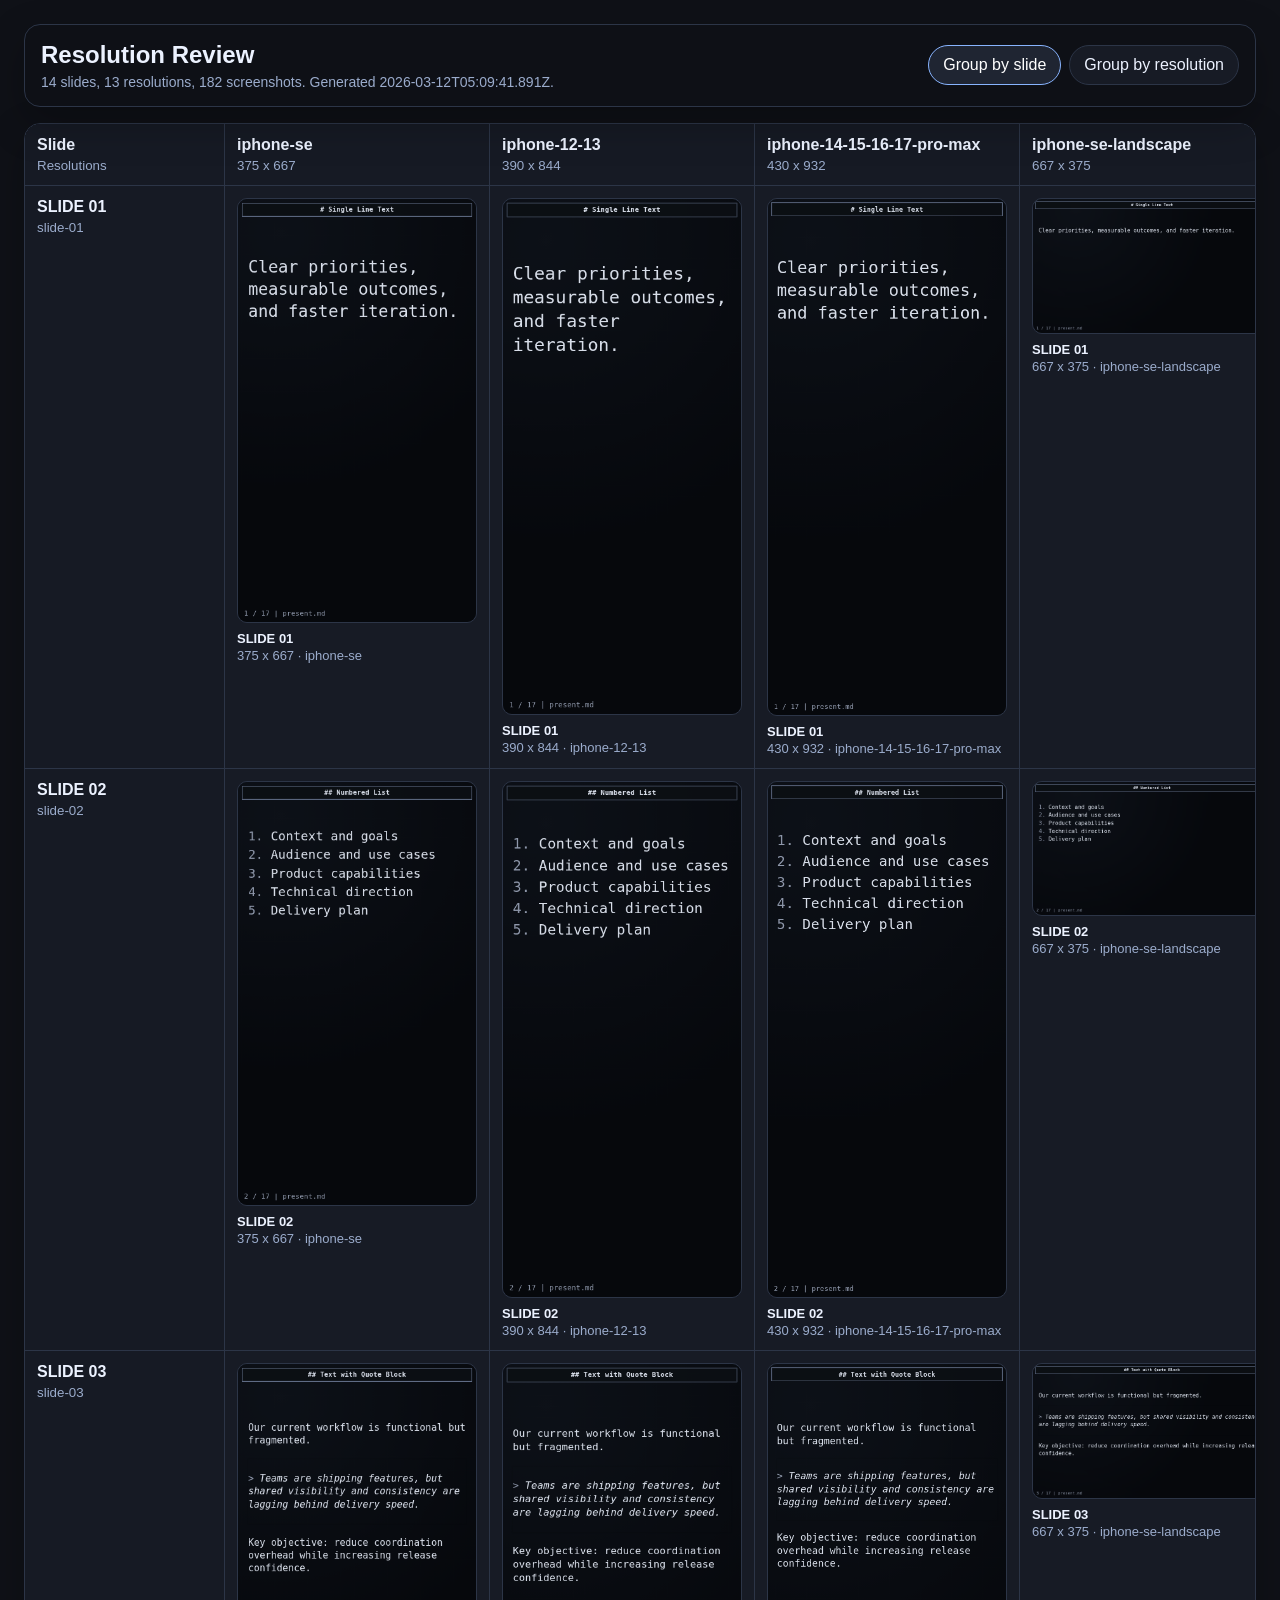
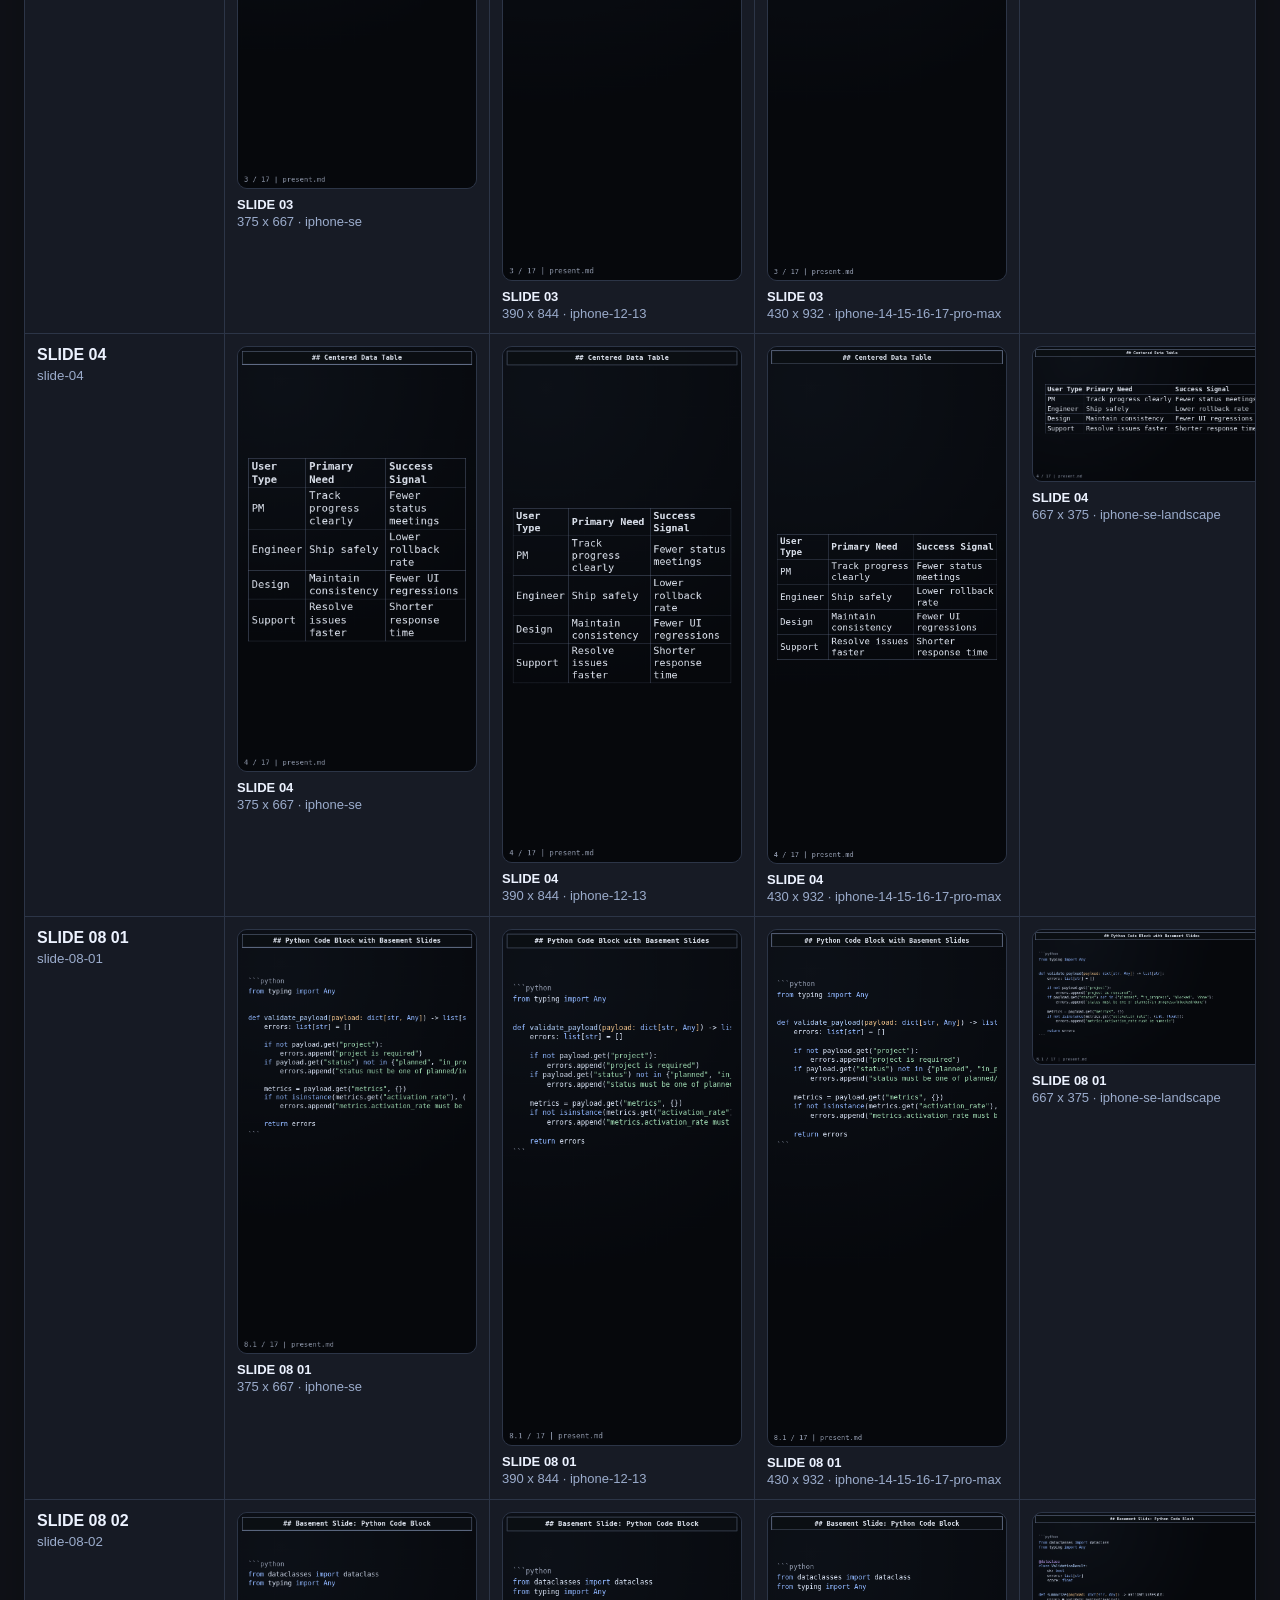
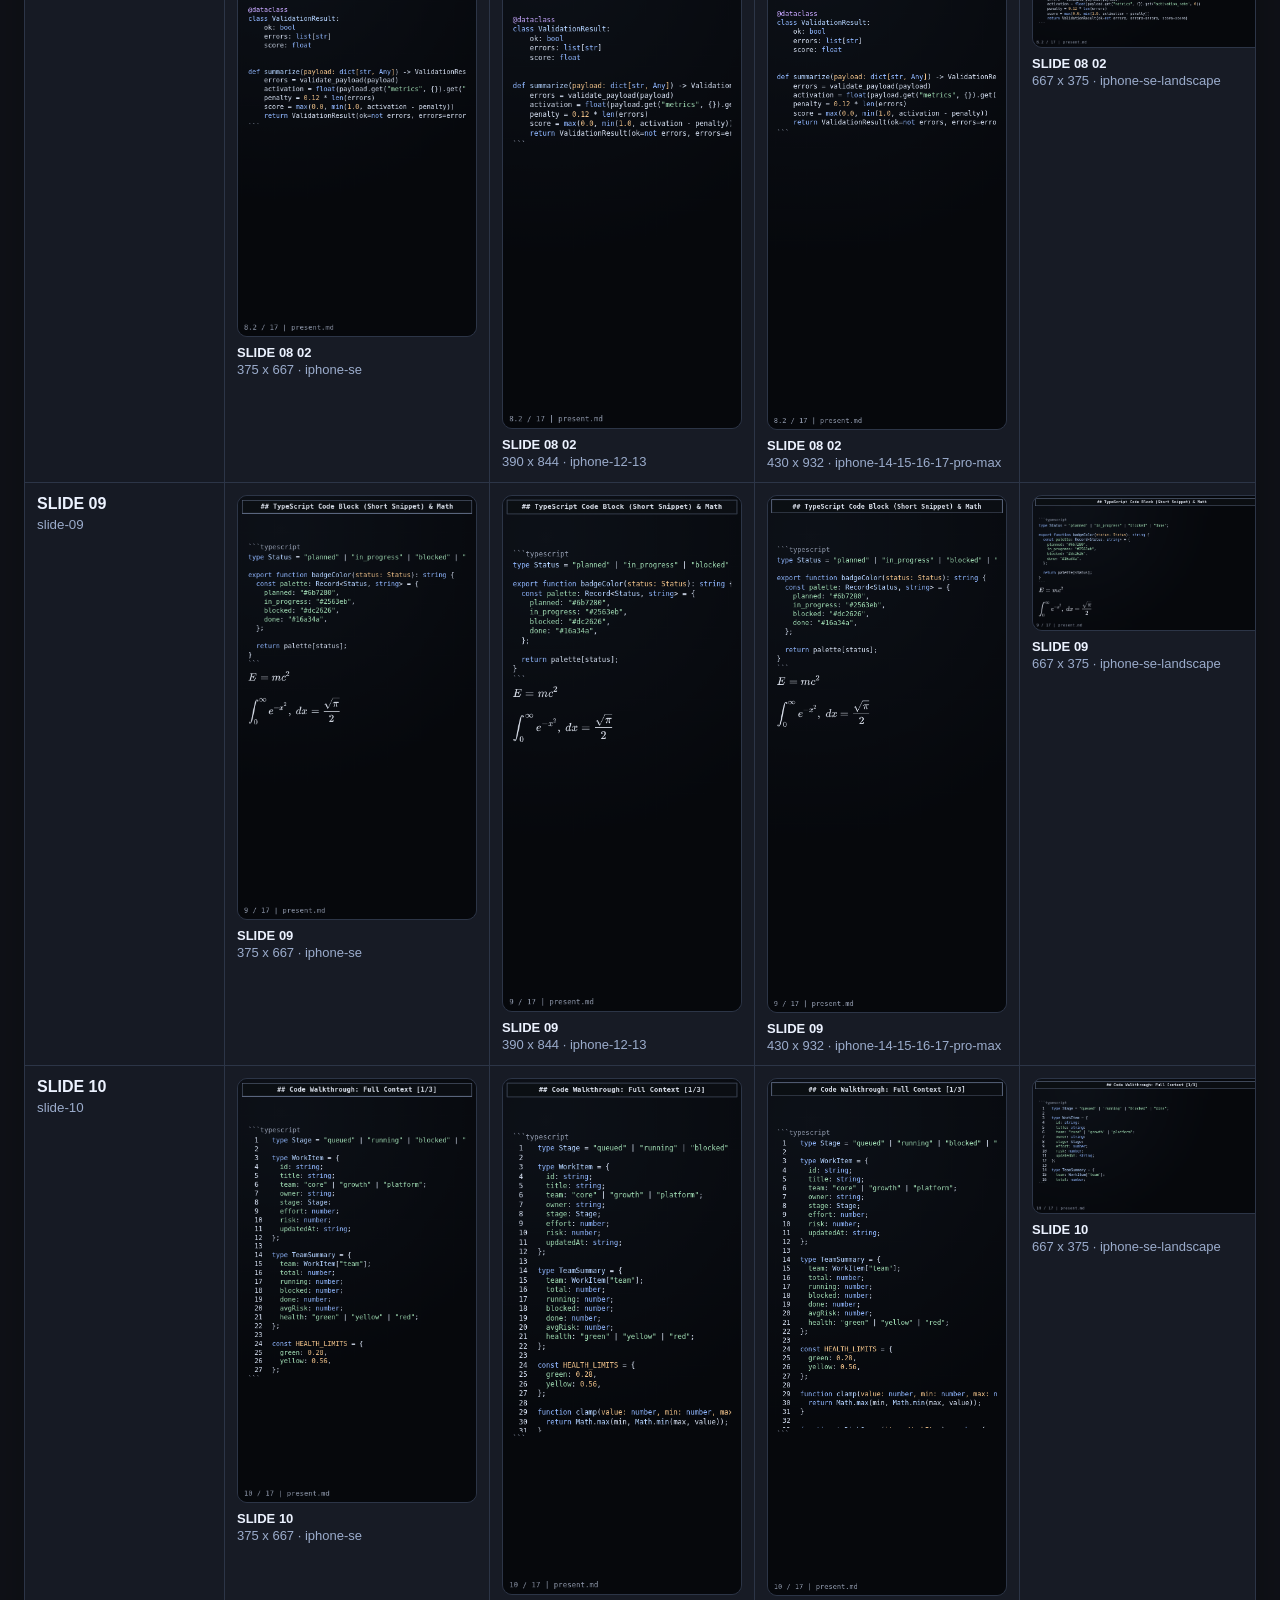
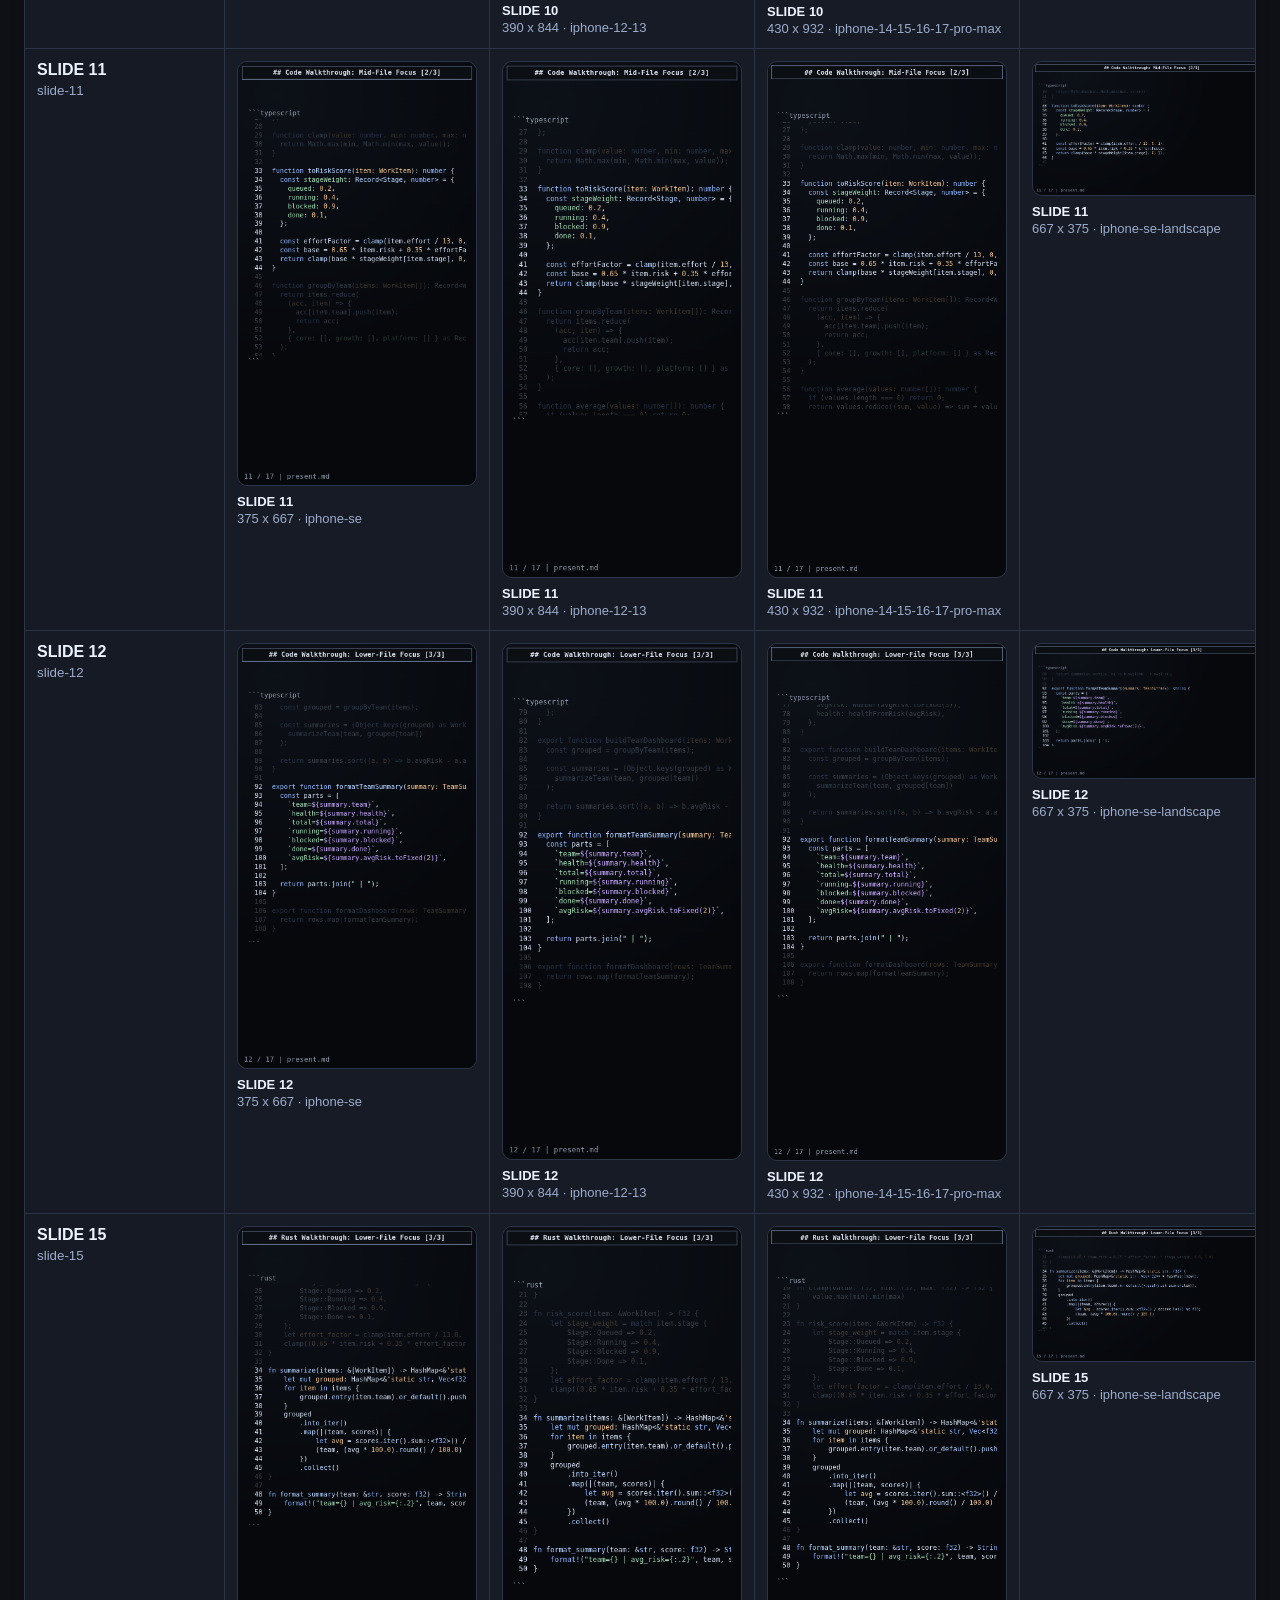
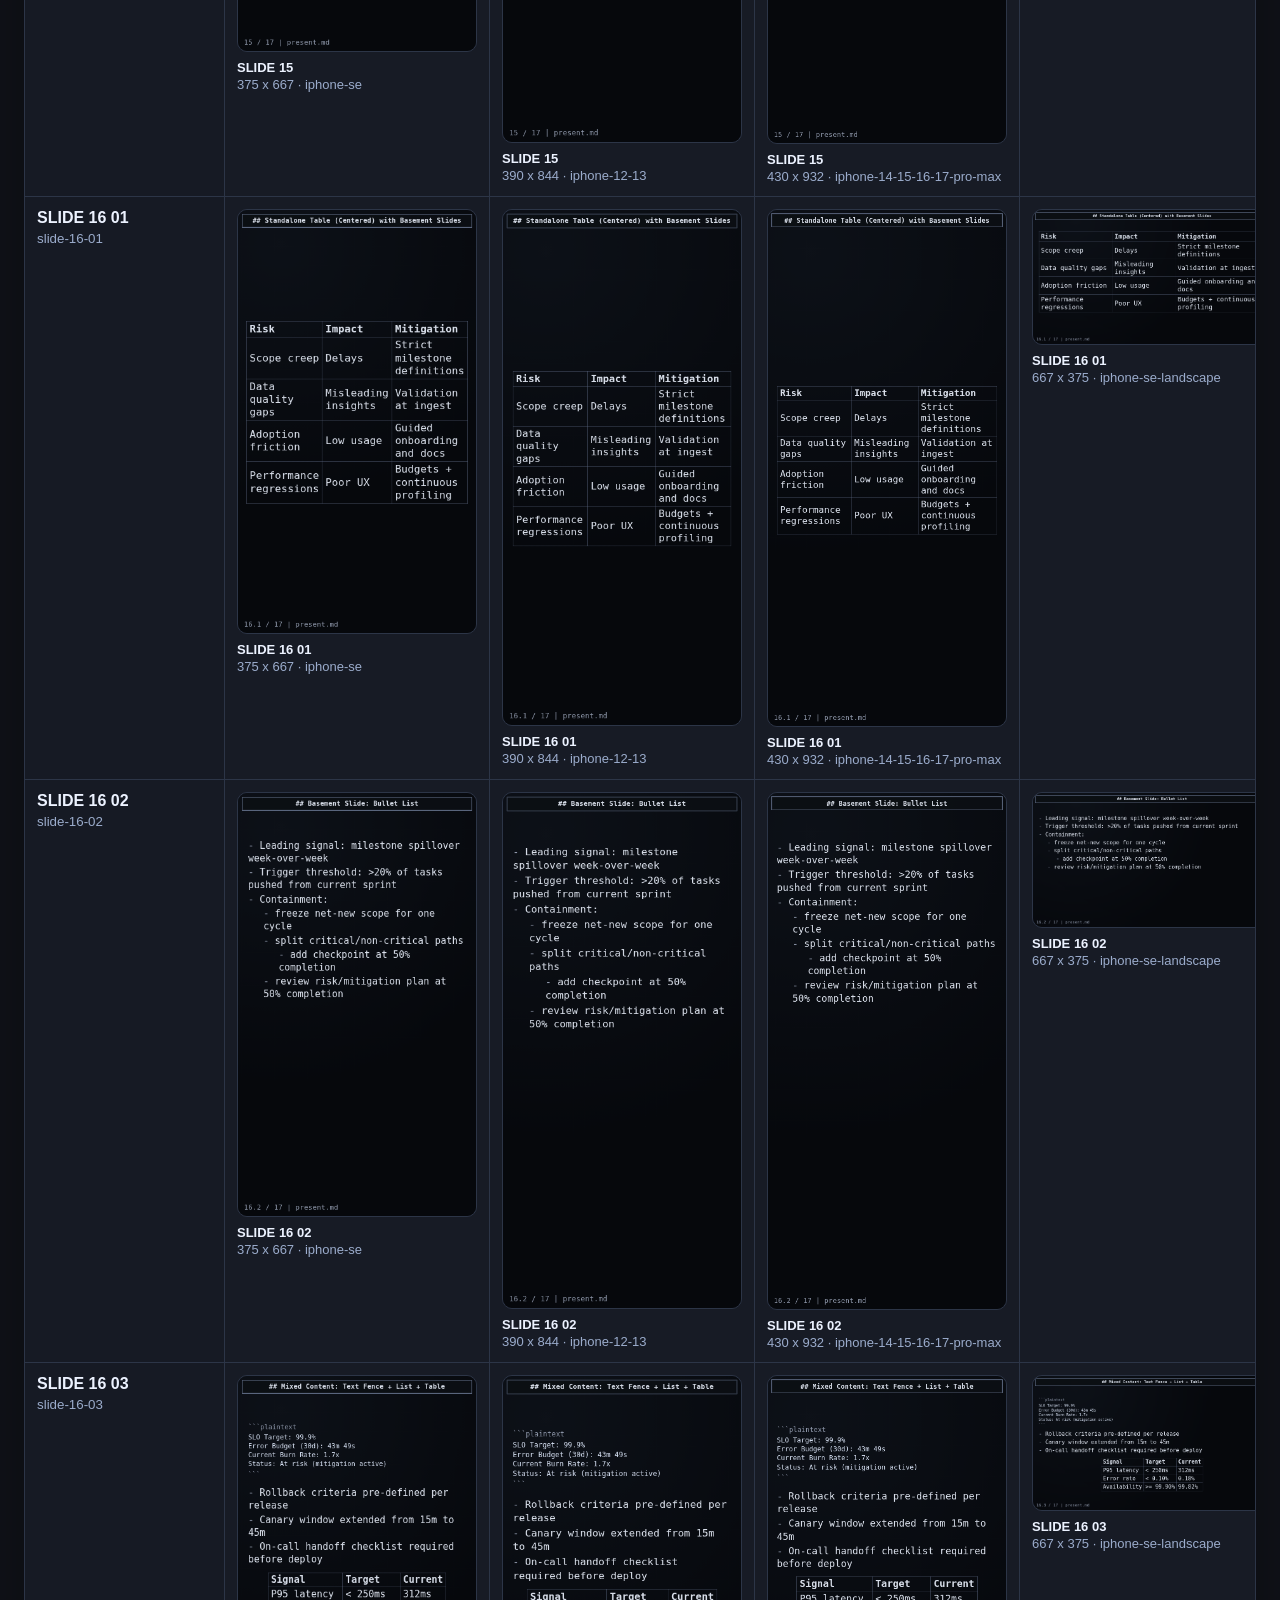
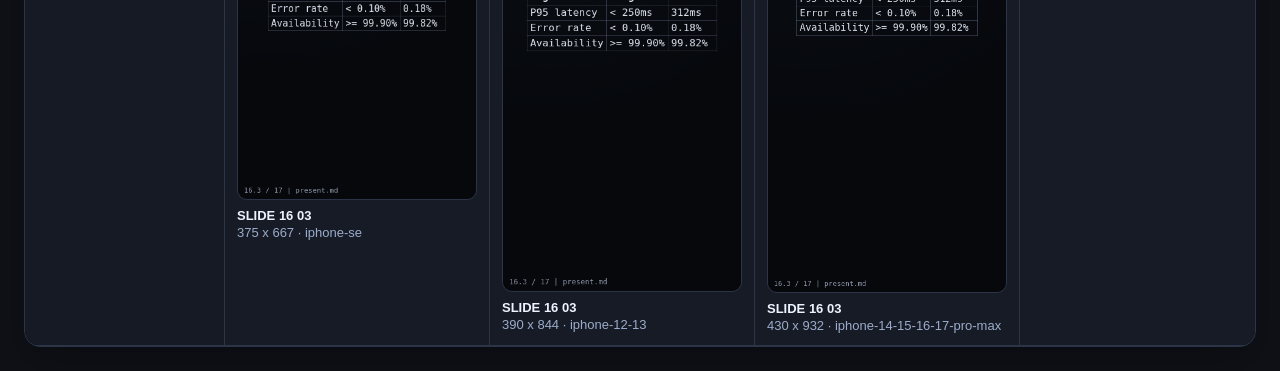
<file: view.html>
<!doctype html>
<html lang="en">
<head>
  <meta charset="utf-8">
  <meta name="viewport" content="width=device-width, initial-scale=1">
  <title>Screenshot Viewer</title>
  <style>
    :root {
      color-scheme: dark;
      --bg: #0f1117;
      --panel: #171b25;
      --panel-2: #1f2532;
      --border: #2c3547;
      --text: #ecf2ff;
      --muted: #9baccc;
      --accent: #88b4ff;
      --missing: #74809a;
      --shadow: rgba(0, 0, 0, 0.25);
    }

    * {
      box-sizing: border-box;
    }

    body {
      margin: 0;
      font-family: ui-sans-serif, -apple-system, BlinkMacSystemFont, "Segoe UI", sans-serif;
      background: var(--bg);
      color: var(--text);
    }

    .page {
      padding: 24px;
      display: grid;
      gap: 16px;
    }

    .toolbar {
      position: sticky;
      top: 0;
      z-index: 10;
      display: flex;
      flex-wrap: wrap;
      gap: 16px;
      align-items: center;
      justify-content: space-between;
      padding: 16px;
      border: 1px solid var(--border);
      border-radius: 16px;
      background: rgba(15, 17, 23, 0.92);
      backdrop-filter: blur(14px);
      box-shadow: 0 16px 40px var(--shadow);
    }

    .title {
      display: grid;
      gap: 4px;
    }

    h1 {
      margin: 0;
      font-size: 24px;
      line-height: 1.2;
    }

    .stats {
      color: var(--muted);
      font-size: 14px;
    }

    .controls {
      display: flex;
      flex-wrap: wrap;
      gap: 8px;
    }

    button {
      appearance: none;
      border: 1px solid var(--border);
      border-radius: 999px;
      background: var(--panel);
      color: var(--text);
      padding: 10px 14px;
      cursor: pointer;
      font: inherit;
    }

    button.active {
      border-color: var(--accent);
      background: var(--panel-2);
      color: #ffffff;
    }

    .table-wrap {
      overflow: auto;
      border: 1px solid var(--border);
      border-radius: 16px;
      background: var(--panel);
      box-shadow: 0 16px 40px var(--shadow);
    }

    table {
      width: max-content;
      min-width: 100%;
      border-collapse: separate;
      border-spacing: 0;
    }

    thead th {
      position: sticky;
      top: 0;
      z-index: 3;
      background: rgba(23, 27, 37, 0.97);
    }

    tbody th {
      position: sticky;
      left: 0;
      z-index: 2;
      background: rgba(23, 27, 37, 0.97);
    }

    th,
    td {
      border-right: 1px solid var(--border);
      border-bottom: 1px solid var(--border);
      padding: 12px;
      vertical-align: top;
    }

    thead th:first-child {
      left: 0;
      z-index: 4;
    }

    tr:first-child th,
    tr:first-child td {
      border-top: 0;
    }

    th:first-child,
    td:first-child {
      border-left: 0;
    }

    .axis {
      min-width: 200px;
      max-width: 200px;
      text-align: left;
      white-space: normal;
      overflow-wrap: anywhere;
    }

    .axis small,
    .header small {
      display: block;
      margin-top: 4px;
      color: var(--muted);
      font-weight: 400;
    }

    .header {
      min-width: 240px;
      text-align: left;
    }

    .cell {
      display: grid;
      gap: 8px;
      width: 240px;
    }

    .thumb-link {
      display: block;
      width: fit-content;
      max-width: 100%;
      text-decoration: none;
    }

    img {
      display: block;
      max-width: 100%;
      height: auto;
      border-radius: 10px;
      border: 1px solid var(--border);
      background:
        linear-gradient(45deg, rgba(255,255,255,0.04) 25%, transparent 25%, transparent 75%, rgba(255,255,255,0.04) 75%, rgba(255,255,255,0.04)),
        linear-gradient(45deg, rgba(255,255,255,0.04) 25%, transparent 25%, transparent 75%, rgba(255,255,255,0.04) 75%, rgba(255,255,255,0.04));
      background-position: 0 0, 10px 10px;
      background-size: 20px 20px;
    }

    .meta {
      display: grid;
      gap: 2px;
      font-size: 13px;
    }

    .meta .muted,
    .missing {
      color: var(--muted);
    }

    .missing {
      width: 240px;
      min-height: 180px;
      display: grid;
      place-items: center;
      border: 1px dashed var(--border);
      border-radius: 10px;
      background: rgba(255, 255, 255, 0.02);
    }

    @media (max-width: 720px) {
      .page {
        padding: 12px;
      }

      .toolbar {
        padding: 12px;
      }

      .axis {
        min-width: 160px;
      }

      .header,
      .cell,
      .missing {
        width: 180px;
      }
    }
  </style>
</head>
<body>
  <div class="page">
    <section class="toolbar">
      <div class="title">
        <h1>Resolution Review</h1>
        <div class="stats" id="stats"></div>
      </div>
      <div class="controls" aria-label="Group screenshots">
        <button type="button" data-group="slide">Group by slide</button>
        <button type="button" data-group="resolution">Group by resolution</button>
      </div>
    </section>

    <section class="table-wrap">
      <table>
        <thead id="table-head"></thead>
        <tbody id="table-body"></tbody>
      </table>
    </section>
  </div>

  <script>
    const data = {"generatedAt":"2026-03-12T05:09:41.891Z","slideCount":14,"screenshotCount":182,"slides":[{"key":"slide-01","title":"SLIDE 01"},{"key":"slide-02","title":"SLIDE 02"},{"key":"slide-03","title":"SLIDE 03"},{"key":"slide-04","title":"SLIDE 04"},{"key":"slide-08-01","title":"SLIDE 08 01"},{"key":"slide-08-02","title":"SLIDE 08 02"},{"key":"slide-09","title":"SLIDE 09"},{"key":"slide-10","title":"SLIDE 10"},{"key":"slide-11","title":"SLIDE 11"},{"key":"slide-12","title":"SLIDE 12"},{"key":"slide-15","title":"SLIDE 15"},{"key":"slide-16-01","title":"SLIDE 16 01"},{"key":"slide-16-02","title":"SLIDE 16 02"},{"key":"slide-16-03","title":"SLIDE 16 03"}],"resolutions":[{"key":"375x667-iphone-se","width":375,"height":667,"label":"iphone-se","title":"iphone-se"},{"key":"390x844-iphone-12-13","width":390,"height":844,"label":"iphone-12-13","title":"iphone-12-13"},{"key":"430x932-iphone-14-15-16-17-pro-max","width":430,"height":932,"label":"iphone-14-15-16-17-pro-max","title":"iphone-14-15-16-17-pro-max"},{"key":"667x375-iphone-se-landscape","width":667,"height":375,"label":"iphone-se-landscape","title":"iphone-se-landscape"},{"key":"844x390-iphone-12-13-landscape","width":844,"height":390,"label":"iphone-12-13-landscape","title":"iphone-12-13-landscape"},{"key":"932x430-iphone-14-15-16-17-pro-max-landscape","width":932,"height":430,"label":"iphone-14-15-16-17-pro-max-landscape","title":"iphone-14-15-16-17-pro-max-landscape"},{"key":"768x1024-ipad-portrait","width":768,"height":1024,"label":"ipad-portrait","title":"ipad-portrait"},{"key":"1024x768-ipad-landscape","width":1024,"height":768,"label":"ipad-landscape","title":"ipad-landscape"},{"key":"1280x720-desktop-1280x720","width":1280,"height":720,"label":"desktop-1280x720","title":"desktop-1280x720"},{"key":"1366x768-desktop-1366x768","width":1366,"height":768,"label":"desktop-1366x768","title":"desktop-1366x768"},{"key":"1440x900-desktop-1440x900","width":1440,"height":900,"label":"desktop-1440x900","title":"desktop-1440x900"},{"key":"1920x1080-desktop-1920x1080","width":1920,"height":1080,"label":"desktop-1920x1080","title":"desktop-1920x1080"},{"key":"2560x1440-desktop-2560x1440","width":2560,"height":1440,"label":"desktop-2560x1440","title":"desktop-2560x1440"}],"screenshots":[{"id":"slide-01:375x667-iphone-se","slide":"slide-01","slideTitle":"SLIDE 01","resolutionKey":"375x667-iphone-se","resolutionTitle":"iphone-se","width":375,"height":667,"label":"iphone-se","relativePath":"./slide-01/375x667-iphone-se.png"},{"id":"slide-01:390x844-iphone-12-13","slide":"slide-01","slideTitle":"SLIDE 01","resolutionKey":"390x844-iphone-12-13","resolutionTitle":"iphone-12-13","width":390,"height":844,"label":"iphone-12-13","relativePath":"./slide-01/390x844-iphone-12-13.png"},{"id":"slide-01:430x932-iphone-14-15-16-17-pro-max","slide":"slide-01","slideTitle":"SLIDE 01","resolutionKey":"430x932-iphone-14-15-16-17-pro-max","resolutionTitle":"iphone-14-15-16-17-pro-max","width":430,"height":932,"label":"iphone-14-15-16-17-pro-max","relativePath":"./slide-01/430x932-iphone-14-15-16-17-pro-max.png"},{"id":"slide-01:667x375-iphone-se-landscape","slide":"slide-01","slideTitle":"SLIDE 01","resolutionKey":"667x375-iphone-se-landscape","resolutionTitle":"iphone-se-landscape","width":667,"height":375,"label":"iphone-se-landscape","relativePath":"./slide-01/667x375-iphone-se-landscape.png"},{"id":"slide-01:768x1024-ipad-portrait","slide":"slide-01","slideTitle":"SLIDE 01","resolutionKey":"768x1024-ipad-portrait","resolutionTitle":"ipad-portrait","width":768,"height":1024,"label":"ipad-portrait","relativePath":"./slide-01/768x1024-ipad-portrait.png"},{"id":"slide-01:844x390-iphone-12-13-landscape","slide":"slide-01","slideTitle":"SLIDE 01","resolutionKey":"844x390-iphone-12-13-landscape","resolutionTitle":"iphone-12-13-landscape","width":844,"height":390,"label":"iphone-12-13-landscape","relativePath":"./slide-01/844x390-iphone-12-13-landscape.png"},{"id":"slide-01:932x430-iphone-14-15-16-17-pro-max-landscape","slide":"slide-01","slideTitle":"SLIDE 01","resolutionKey":"932x430-iphone-14-15-16-17-pro-max-landscape","resolutionTitle":"iphone-14-15-16-17-pro-max-landscape","width":932,"height":430,"label":"iphone-14-15-16-17-pro-max-landscape","relativePath":"./slide-01/932x430-iphone-14-15-16-17-pro-max-landscape.png"},{"id":"slide-01:1024x768-ipad-landscape","slide":"slide-01","slideTitle":"SLIDE 01","resolutionKey":"1024x768-ipad-landscape","resolutionTitle":"ipad-landscape","width":1024,"height":768,"label":"ipad-landscape","relativePath":"./slide-01/1024x768-ipad-landscape.png"},{"id":"slide-01:1280x720-desktop-1280x720","slide":"slide-01","slideTitle":"SLIDE 01","resolutionKey":"1280x720-desktop-1280x720","resolutionTitle":"desktop-1280x720","width":1280,"height":720,"label":"desktop-1280x720","relativePath":"./slide-01/1280x720-desktop-1280x720.png"},{"id":"slide-01:1366x768-desktop-1366x768","slide":"slide-01","slideTitle":"SLIDE 01","resolutionKey":"1366x768-desktop-1366x768","resolutionTitle":"desktop-1366x768","width":1366,"height":768,"label":"desktop-1366x768","relativePath":"./slide-01/1366x768-desktop-1366x768.png"},{"id":"slide-01:1440x900-desktop-1440x900","slide":"slide-01","slideTitle":"SLIDE 01","resolutionKey":"1440x900-desktop-1440x900","resolutionTitle":"desktop-1440x900","width":1440,"height":900,"label":"desktop-1440x900","relativePath":"./slide-01/1440x900-desktop-1440x900.png"},{"id":"slide-01:1920x1080-desktop-1920x1080","slide":"slide-01","slideTitle":"SLIDE 01","resolutionKey":"1920x1080-desktop-1920x1080","resolutionTitle":"desktop-1920x1080","width":1920,"height":1080,"label":"desktop-1920x1080","relativePath":"./slide-01/1920x1080-desktop-1920x1080.png"},{"id":"slide-01:2560x1440-desktop-2560x1440","slide":"slide-01","slideTitle":"SLIDE 01","resolutionKey":"2560x1440-desktop-2560x1440","resolutionTitle":"desktop-2560x1440","width":2560,"height":1440,"label":"desktop-2560x1440","relativePath":"./slide-01/2560x1440-desktop-2560x1440.png"},{"id":"slide-02:375x667-iphone-se","slide":"slide-02","slideTitle":"SLIDE 02","resolutionKey":"375x667-iphone-se","resolutionTitle":"iphone-se","width":375,"height":667,"label":"iphone-se","relativePath":"./slide-02/375x667-iphone-se.png"},{"id":"slide-02:390x844-iphone-12-13","slide":"slide-02","slideTitle":"SLIDE 02","resolutionKey":"390x844-iphone-12-13","resolutionTitle":"iphone-12-13","width":390,"height":844,"label":"iphone-12-13","relativePath":"./slide-02/390x844-iphone-12-13.png"},{"id":"slide-02:430x932-iphone-14-15-16-17-pro-max","slide":"slide-02","slideTitle":"SLIDE 02","resolutionKey":"430x932-iphone-14-15-16-17-pro-max","resolutionTitle":"iphone-14-15-16-17-pro-max","width":430,"height":932,"label":"iphone-14-15-16-17-pro-max","relativePath":"./slide-02/430x932-iphone-14-15-16-17-pro-max.png"},{"id":"slide-02:667x375-iphone-se-landscape","slide":"slide-02","slideTitle":"SLIDE 02","resolutionKey":"667x375-iphone-se-landscape","resolutionTitle":"iphone-se-landscape","width":667,"height":375,"label":"iphone-se-landscape","relativePath":"./slide-02/667x375-iphone-se-landscape.png"},{"id":"slide-02:768x1024-ipad-portrait","slide":"slide-02","slideTitle":"SLIDE 02","resolutionKey":"768x1024-ipad-portrait","resolutionTitle":"ipad-portrait","width":768,"height":1024,"label":"ipad-portrait","relativePath":"./slide-02/768x1024-ipad-portrait.png"},{"id":"slide-02:844x390-iphone-12-13-landscape","slide":"slide-02","slideTitle":"SLIDE 02","resolutionKey":"844x390-iphone-12-13-landscape","resolutionTitle":"iphone-12-13-landscape","width":844,"height":390,"label":"iphone-12-13-landscape","relativePath":"./slide-02/844x390-iphone-12-13-landscape.png"},{"id":"slide-02:932x430-iphone-14-15-16-17-pro-max-landscape","slide":"slide-02","slideTitle":"SLIDE 02","resolutionKey":"932x430-iphone-14-15-16-17-pro-max-landscape","resolutionTitle":"iphone-14-15-16-17-pro-max-landscape","width":932,"height":430,"label":"iphone-14-15-16-17-pro-max-landscape","relativePath":"./slide-02/932x430-iphone-14-15-16-17-pro-max-landscape.png"},{"id":"slide-02:1024x768-ipad-landscape","slide":"slide-02","slideTitle":"SLIDE 02","resolutionKey":"1024x768-ipad-landscape","resolutionTitle":"ipad-landscape","width":1024,"height":768,"label":"ipad-landscape","relativePath":"./slide-02/1024x768-ipad-landscape.png"},{"id":"slide-02:1280x720-desktop-1280x720","slide":"slide-02","slideTitle":"SLIDE 02","resolutionKey":"1280x720-desktop-1280x720","resolutionTitle":"desktop-1280x720","width":1280,"height":720,"label":"desktop-1280x720","relativePath":"./slide-02/1280x720-desktop-1280x720.png"},{"id":"slide-02:1366x768-desktop-1366x768","slide":"slide-02","slideTitle":"SLIDE 02","resolutionKey":"1366x768-desktop-1366x768","resolutionTitle":"desktop-1366x768","width":1366,"height":768,"label":"desktop-1366x768","relativePath":"./slide-02/1366x768-desktop-1366x768.png"},{"id":"slide-02:1440x900-desktop-1440x900","slide":"slide-02","slideTitle":"SLIDE 02","resolutionKey":"1440x900-desktop-1440x900","resolutionTitle":"desktop-1440x900","width":1440,"height":900,"label":"desktop-1440x900","relativePath":"./slide-02/1440x900-desktop-1440x900.png"},{"id":"slide-02:1920x1080-desktop-1920x1080","slide":"slide-02","slideTitle":"SLIDE 02","resolutionKey":"1920x1080-desktop-1920x1080","resolutionTitle":"desktop-1920x1080","width":1920,"height":1080,"label":"desktop-1920x1080","relativePath":"./slide-02/1920x1080-desktop-1920x1080.png"},{"id":"slide-02:2560x1440-desktop-2560x1440","slide":"slide-02","slideTitle":"SLIDE 02","resolutionKey":"2560x1440-desktop-2560x1440","resolutionTitle":"desktop-2560x1440","width":2560,"height":1440,"label":"desktop-2560x1440","relativePath":"./slide-02/2560x1440-desktop-2560x1440.png"},{"id":"slide-03:375x667-iphone-se","slide":"slide-03","slideTitle":"SLIDE 03","resolutionKey":"375x667-iphone-se","resolutionTitle":"iphone-se","width":375,"height":667,"label":"iphone-se","relativePath":"./slide-03/375x667-iphone-se.png"},{"id":"slide-03:390x844-iphone-12-13","slide":"slide-03","slideTitle":"SLIDE 03","resolutionKey":"390x844-iphone-12-13","resolutionTitle":"iphone-12-13","width":390,"height":844,"label":"iphone-12-13","relativePath":"./slide-03/390x844-iphone-12-13.png"},{"id":"slide-03:430x932-iphone-14-15-16-17-pro-max","slide":"slide-03","slideTitle":"SLIDE 03","resolutionKey":"430x932-iphone-14-15-16-17-pro-max","resolutionTitle":"iphone-14-15-16-17-pro-max","width":430,"height":932,"label":"iphone-14-15-16-17-pro-max","relativePath":"./slide-03/430x932-iphone-14-15-16-17-pro-max.png"},{"id":"slide-03:667x375-iphone-se-landscape","slide":"slide-03","slideTitle":"SLIDE 03","resolutionKey":"667x375-iphone-se-landscape","resolutionTitle":"iphone-se-landscape","width":667,"height":375,"label":"iphone-se-landscape","relativePath":"./slide-03/667x375-iphone-se-landscape.png"},{"id":"slide-03:768x1024-ipad-portrait","slide":"slide-03","slideTitle":"SLIDE 03","resolutionKey":"768x1024-ipad-portrait","resolutionTitle":"ipad-portrait","width":768,"height":1024,"label":"ipad-portrait","relativePath":"./slide-03/768x1024-ipad-portrait.png"},{"id":"slide-03:844x390-iphone-12-13-landscape","slide":"slide-03","slideTitle":"SLIDE 03","resolutionKey":"844x390-iphone-12-13-landscape","resolutionTitle":"iphone-12-13-landscape","width":844,"height":390,"label":"iphone-12-13-landscape","relativePath":"./slide-03/844x390-iphone-12-13-landscape.png"},{"id":"slide-03:932x430-iphone-14-15-16-17-pro-max-landscape","slide":"slide-03","slideTitle":"SLIDE 03","resolutionKey":"932x430-iphone-14-15-16-17-pro-max-landscape","resolutionTitle":"iphone-14-15-16-17-pro-max-landscape","width":932,"height":430,"label":"iphone-14-15-16-17-pro-max-landscape","relativePath":"./slide-03/932x430-iphone-14-15-16-17-pro-max-landscape.png"},{"id":"slide-03:1024x768-ipad-landscape","slide":"slide-03","slideTitle":"SLIDE 03","resolutionKey":"1024x768-ipad-landscape","resolutionTitle":"ipad-landscape","width":1024,"height":768,"label":"ipad-landscape","relativePath":"./slide-03/1024x768-ipad-landscape.png"},{"id":"slide-03:1280x720-desktop-1280x720","slide":"slide-03","slideTitle":"SLIDE 03","resolutionKey":"1280x720-desktop-1280x720","resolutionTitle":"desktop-1280x720","width":1280,"height":720,"label":"desktop-1280x720","relativePath":"./slide-03/1280x720-desktop-1280x720.png"},{"id":"slide-03:1366x768-desktop-1366x768","slide":"slide-03","slideTitle":"SLIDE 03","resolutionKey":"1366x768-desktop-1366x768","resolutionTitle":"desktop-1366x768","width":1366,"height":768,"label":"desktop-1366x768","relativePath":"./slide-03/1366x768-desktop-1366x768.png"},{"id":"slide-03:1440x900-desktop-1440x900","slide":"slide-03","slideTitle":"SLIDE 03","resolutionKey":"1440x900-desktop-1440x900","resolutionTitle":"desktop-1440x900","width":1440,"height":900,"label":"desktop-1440x900","relativePath":"./slide-03/1440x900-desktop-1440x900.png"},{"id":"slide-03:1920x1080-desktop-1920x1080","slide":"slide-03","slideTitle":"SLIDE 03","resolutionKey":"1920x1080-desktop-1920x1080","resolutionTitle":"desktop-1920x1080","width":1920,"height":1080,"label":"desktop-1920x1080","relativePath":"./slide-03/1920x1080-desktop-1920x1080.png"},{"id":"slide-03:2560x1440-desktop-2560x1440","slide":"slide-03","slideTitle":"SLIDE 03","resolutionKey":"2560x1440-desktop-2560x1440","resolutionTitle":"desktop-2560x1440","width":2560,"height":1440,"label":"desktop-2560x1440","relativePath":"./slide-03/2560x1440-desktop-2560x1440.png"},{"id":"slide-04:375x667-iphone-se","slide":"slide-04","slideTitle":"SLIDE 04","resolutionKey":"375x667-iphone-se","resolutionTitle":"iphone-se","width":375,"height":667,"label":"iphone-se","relativePath":"./slide-04/375x667-iphone-se.png"},{"id":"slide-04:390x844-iphone-12-13","slide":"slide-04","slideTitle":"SLIDE 04","resolutionKey":"390x844-iphone-12-13","resolutionTitle":"iphone-12-13","width":390,"height":844,"label":"iphone-12-13","relativePath":"./slide-04/390x844-iphone-12-13.png"},{"id":"slide-04:430x932-iphone-14-15-16-17-pro-max","slide":"slide-04","slideTitle":"SLIDE 04","resolutionKey":"430x932-iphone-14-15-16-17-pro-max","resolutionTitle":"iphone-14-15-16-17-pro-max","width":430,"height":932,"label":"iphone-14-15-16-17-pro-max","relativePath":"./slide-04/430x932-iphone-14-15-16-17-pro-max.png"},{"id":"slide-04:667x375-iphone-se-landscape","slide":"slide-04","slideTitle":"SLIDE 04","resolutionKey":"667x375-iphone-se-landscape","resolutionTitle":"iphone-se-landscape","width":667,"height":375,"label":"iphone-se-landscape","relativePath":"./slide-04/667x375-iphone-se-landscape.png"},{"id":"slide-04:768x1024-ipad-portrait","slide":"slide-04","slideTitle":"SLIDE 04","resolutionKey":"768x1024-ipad-portrait","resolutionTitle":"ipad-portrait","width":768,"height":1024,"label":"ipad-portrait","relativePath":"./slide-04/768x1024-ipad-portrait.png"},{"id":"slide-04:844x390-iphone-12-13-landscape","slide":"slide-04","slideTitle":"SLIDE 04","resolutionKey":"844x390-iphone-12-13-landscape","resolutionTitle":"iphone-12-13-landscape","width":844,"height":390,"label":"iphone-12-13-landscape","relativePath":"./slide-04/844x390-iphone-12-13-landscape.png"},{"id":"slide-04:932x430-iphone-14-15-16-17-pro-max-landscape","slide":"slide-04","slideTitle":"SLIDE 04","resolutionKey":"932x430-iphone-14-15-16-17-pro-max-landscape","resolutionTitle":"iphone-14-15-16-17-pro-max-landscape","width":932,"height":430,"label":"iphone-14-15-16-17-pro-max-landscape","relativePath":"./slide-04/932x430-iphone-14-15-16-17-pro-max-landscape.png"},{"id":"slide-04:1024x768-ipad-landscape","slide":"slide-04","slideTitle":"SLIDE 04","resolutionKey":"1024x768-ipad-landscape","resolutionTitle":"ipad-landscape","width":1024,"height":768,"label":"ipad-landscape","relativePath":"./slide-04/1024x768-ipad-landscape.png"},{"id":"slide-04:1280x720-desktop-1280x720","slide":"slide-04","slideTitle":"SLIDE 04","resolutionKey":"1280x720-desktop-1280x720","resolutionTitle":"desktop-1280x720","width":1280,"height":720,"label":"desktop-1280x720","relativePath":"./slide-04/1280x720-desktop-1280x720.png"},{"id":"slide-04:1366x768-desktop-1366x768","slide":"slide-04","slideTitle":"SLIDE 04","resolutionKey":"1366x768-desktop-1366x768","resolutionTitle":"desktop-1366x768","width":1366,"height":768,"label":"desktop-1366x768","relativePath":"./slide-04/1366x768-desktop-1366x768.png"},{"id":"slide-04:1440x900-desktop-1440x900","slide":"slide-04","slideTitle":"SLIDE 04","resolutionKey":"1440x900-desktop-1440x900","resolutionTitle":"desktop-1440x900","width":1440,"height":900,"label":"desktop-1440x900","relativePath":"./slide-04/1440x900-desktop-1440x900.png"},{"id":"slide-04:1920x1080-desktop-1920x1080","slide":"slide-04","slideTitle":"SLIDE 04","resolutionKey":"1920x1080-desktop-1920x1080","resolutionTitle":"desktop-1920x1080","width":1920,"height":1080,"label":"desktop-1920x1080","relativePath":"./slide-04/1920x1080-desktop-1920x1080.png"},{"id":"slide-04:2560x1440-desktop-2560x1440","slide":"slide-04","slideTitle":"SLIDE 04","resolutionKey":"2560x1440-desktop-2560x1440","resolutionTitle":"desktop-2560x1440","width":2560,"height":1440,"label":"desktop-2560x1440","relativePath":"./slide-04/2560x1440-desktop-2560x1440.png"},{"id":"slide-08-01:375x667-iphone-se","slide":"slide-08-01","slideTitle":"SLIDE 08 01","resolutionKey":"375x667-iphone-se","resolutionTitle":"iphone-se","width":375,"height":667,"label":"iphone-se","relativePath":"./slide-08-01/375x667-iphone-se.png"},{"id":"slide-08-01:390x844-iphone-12-13","slide":"slide-08-01","slideTitle":"SLIDE 08 01","resolutionKey":"390x844-iphone-12-13","resolutionTitle":"iphone-12-13","width":390,"height":844,"label":"iphone-12-13","relativePath":"./slide-08-01/390x844-iphone-12-13.png"},{"id":"slide-08-01:430x932-iphone-14-15-16-17-pro-max","slide":"slide-08-01","slideTitle":"SLIDE 08 01","resolutionKey":"430x932-iphone-14-15-16-17-pro-max","resolutionTitle":"iphone-14-15-16-17-pro-max","width":430,"height":932,"label":"iphone-14-15-16-17-pro-max","relativePath":"./slide-08-01/430x932-iphone-14-15-16-17-pro-max.png"},{"id":"slide-08-01:667x375-iphone-se-landscape","slide":"slide-08-01","slideTitle":"SLIDE 08 01","resolutionKey":"667x375-iphone-se-landscape","resolutionTitle":"iphone-se-landscape","width":667,"height":375,"label":"iphone-se-landscape","relativePath":"./slide-08-01/667x375-iphone-se-landscape.png"},{"id":"slide-08-01:768x1024-ipad-portrait","slide":"slide-08-01","slideTitle":"SLIDE 08 01","resolutionKey":"768x1024-ipad-portrait","resolutionTitle":"ipad-portrait","width":768,"height":1024,"label":"ipad-portrait","relativePath":"./slide-08-01/768x1024-ipad-portrait.png"},{"id":"slide-08-01:844x390-iphone-12-13-landscape","slide":"slide-08-01","slideTitle":"SLIDE 08 01","resolutionKey":"844x390-iphone-12-13-landscape","resolutionTitle":"iphone-12-13-landscape","width":844,"height":390,"label":"iphone-12-13-landscape","relativePath":"./slide-08-01/844x390-iphone-12-13-landscape.png"},{"id":"slide-08-01:932x430-iphone-14-15-16-17-pro-max-landscape","slide":"slide-08-01","slideTitle":"SLIDE 08 01","resolutionKey":"932x430-iphone-14-15-16-17-pro-max-landscape","resolutionTitle":"iphone-14-15-16-17-pro-max-landscape","width":932,"height":430,"label":"iphone-14-15-16-17-pro-max-landscape","relativePath":"./slide-08-01/932x430-iphone-14-15-16-17-pro-max-landscape.png"},{"id":"slide-08-01:1024x768-ipad-landscape","slide":"slide-08-01","slideTitle":"SLIDE 08 01","resolutionKey":"1024x768-ipad-landscape","resolutionTitle":"ipad-landscape","width":1024,"height":768,"label":"ipad-landscape","relativePath":"./slide-08-01/1024x768-ipad-landscape.png"},{"id":"slide-08-01:1280x720-desktop-1280x720","slide":"slide-08-01","slideTitle":"SLIDE 08 01","resolutionKey":"1280x720-desktop-1280x720","resolutionTitle":"desktop-1280x720","width":1280,"height":720,"label":"desktop-1280x720","relativePath":"./slide-08-01/1280x720-desktop-1280x720.png"},{"id":"slide-08-01:1366x768-desktop-1366x768","slide":"slide-08-01","slideTitle":"SLIDE 08 01","resolutionKey":"1366x768-desktop-1366x768","resolutionTitle":"desktop-1366x768","width":1366,"height":768,"label":"desktop-1366x768","relativePath":"./slide-08-01/1366x768-desktop-1366x768.png"},{"id":"slide-08-01:1440x900-desktop-1440x900","slide":"slide-08-01","slideTitle":"SLIDE 08 01","resolutionKey":"1440x900-desktop-1440x900","resolutionTitle":"desktop-1440x900","width":1440,"height":900,"label":"desktop-1440x900","relativePath":"./slide-08-01/1440x900-desktop-1440x900.png"},{"id":"slide-08-01:1920x1080-desktop-1920x1080","slide":"slide-08-01","slideTitle":"SLIDE 08 01","resolutionKey":"1920x1080-desktop-1920x1080","resolutionTitle":"desktop-1920x1080","width":1920,"height":1080,"label":"desktop-1920x1080","relativePath":"./slide-08-01/1920x1080-desktop-1920x1080.png"},{"id":"slide-08-01:2560x1440-desktop-2560x1440","slide":"slide-08-01","slideTitle":"SLIDE 08 01","resolutionKey":"2560x1440-desktop-2560x1440","resolutionTitle":"desktop-2560x1440","width":2560,"height":1440,"label":"desktop-2560x1440","relativePath":"./slide-08-01/2560x1440-desktop-2560x1440.png"},{"id":"slide-08-02:375x667-iphone-se","slide":"slide-08-02","slideTitle":"SLIDE 08 02","resolutionKey":"375x667-iphone-se","resolutionTitle":"iphone-se","width":375,"height":667,"label":"iphone-se","relativePath":"./slide-08-02/375x667-iphone-se.png"},{"id":"slide-08-02:390x844-iphone-12-13","slide":"slide-08-02","slideTitle":"SLIDE 08 02","resolutionKey":"390x844-iphone-12-13","resolutionTitle":"iphone-12-13","width":390,"height":844,"label":"iphone-12-13","relativePath":"./slide-08-02/390x844-iphone-12-13.png"},{"id":"slide-08-02:430x932-iphone-14-15-16-17-pro-max","slide":"slide-08-02","slideTitle":"SLIDE 08 02","resolutionKey":"430x932-iphone-14-15-16-17-pro-max","resolutionTitle":"iphone-14-15-16-17-pro-max","width":430,"height":932,"label":"iphone-14-15-16-17-pro-max","relativePath":"./slide-08-02/430x932-iphone-14-15-16-17-pro-max.png"},{"id":"slide-08-02:667x375-iphone-se-landscape","slide":"slide-08-02","slideTitle":"SLIDE 08 02","resolutionKey":"667x375-iphone-se-landscape","resolutionTitle":"iphone-se-landscape","width":667,"height":375,"label":"iphone-se-landscape","relativePath":"./slide-08-02/667x375-iphone-se-landscape.png"},{"id":"slide-08-02:768x1024-ipad-portrait","slide":"slide-08-02","slideTitle":"SLIDE 08 02","resolutionKey":"768x1024-ipad-portrait","resolutionTitle":"ipad-portrait","width":768,"height":1024,"label":"ipad-portrait","relativePath":"./slide-08-02/768x1024-ipad-portrait.png"},{"id":"slide-08-02:844x390-iphone-12-13-landscape","slide":"slide-08-02","slideTitle":"SLIDE 08 02","resolutionKey":"844x390-iphone-12-13-landscape","resolutionTitle":"iphone-12-13-landscape","width":844,"height":390,"label":"iphone-12-13-landscape","relativePath":"./slide-08-02/844x390-iphone-12-13-landscape.png"},{"id":"slide-08-02:932x430-iphone-14-15-16-17-pro-max-landscape","slide":"slide-08-02","slideTitle":"SLIDE 08 02","resolutionKey":"932x430-iphone-14-15-16-17-pro-max-landscape","resolutionTitle":"iphone-14-15-16-17-pro-max-landscape","width":932,"height":430,"label":"iphone-14-15-16-17-pro-max-landscape","relativePath":"./slide-08-02/932x430-iphone-14-15-16-17-pro-max-landscape.png"},{"id":"slide-08-02:1024x768-ipad-landscape","slide":"slide-08-02","slideTitle":"SLIDE 08 02","resolutionKey":"1024x768-ipad-landscape","resolutionTitle":"ipad-landscape","width":1024,"height":768,"label":"ipad-landscape","relativePath":"./slide-08-02/1024x768-ipad-landscape.png"},{"id":"slide-08-02:1280x720-desktop-1280x720","slide":"slide-08-02","slideTitle":"SLIDE 08 02","resolutionKey":"1280x720-desktop-1280x720","resolutionTitle":"desktop-1280x720","width":1280,"height":720,"label":"desktop-1280x720","relativePath":"./slide-08-02/1280x720-desktop-1280x720.png"},{"id":"slide-08-02:1366x768-desktop-1366x768","slide":"slide-08-02","slideTitle":"SLIDE 08 02","resolutionKey":"1366x768-desktop-1366x768","resolutionTitle":"desktop-1366x768","width":1366,"height":768,"label":"desktop-1366x768","relativePath":"./slide-08-02/1366x768-desktop-1366x768.png"},{"id":"slide-08-02:1440x900-desktop-1440x900","slide":"slide-08-02","slideTitle":"SLIDE 08 02","resolutionKey":"1440x900-desktop-1440x900","resolutionTitle":"desktop-1440x900","width":1440,"height":900,"label":"desktop-1440x900","relativePath":"./slide-08-02/1440x900-desktop-1440x900.png"},{"id":"slide-08-02:1920x1080-desktop-1920x1080","slide":"slide-08-02","slideTitle":"SLIDE 08 02","resolutionKey":"1920x1080-desktop-1920x1080","resolutionTitle":"desktop-1920x1080","width":1920,"height":1080,"label":"desktop-1920x1080","relativePath":"./slide-08-02/1920x1080-desktop-1920x1080.png"},{"id":"slide-08-02:2560x1440-desktop-2560x1440","slide":"slide-08-02","slideTitle":"SLIDE 08 02","resolutionKey":"2560x1440-desktop-2560x1440","resolutionTitle":"desktop-2560x1440","width":2560,"height":1440,"label":"desktop-2560x1440","relativePath":"./slide-08-02/2560x1440-desktop-2560x1440.png"},{"id":"slide-09:375x667-iphone-se","slide":"slide-09","slideTitle":"SLIDE 09","resolutionKey":"375x667-iphone-se","resolutionTitle":"iphone-se","width":375,"height":667,"label":"iphone-se","relativePath":"./slide-09/375x667-iphone-se.png"},{"id":"slide-09:390x844-iphone-12-13","slide":"slide-09","slideTitle":"SLIDE 09","resolutionKey":"390x844-iphone-12-13","resolutionTitle":"iphone-12-13","width":390,"height":844,"label":"iphone-12-13","relativePath":"./slide-09/390x844-iphone-12-13.png"},{"id":"slide-09:430x932-iphone-14-15-16-17-pro-max","slide":"slide-09","slideTitle":"SLIDE 09","resolutionKey":"430x932-iphone-14-15-16-17-pro-max","resolutionTitle":"iphone-14-15-16-17-pro-max","width":430,"height":932,"label":"iphone-14-15-16-17-pro-max","relativePath":"./slide-09/430x932-iphone-14-15-16-17-pro-max.png"},{"id":"slide-09:667x375-iphone-se-landscape","slide":"slide-09","slideTitle":"SLIDE 09","resolutionKey":"667x375-iphone-se-landscape","resolutionTitle":"iphone-se-landscape","width":667,"height":375,"label":"iphone-se-landscape","relativePath":"./slide-09/667x375-iphone-se-landscape.png"},{"id":"slide-09:768x1024-ipad-portrait","slide":"slide-09","slideTitle":"SLIDE 09","resolutionKey":"768x1024-ipad-portrait","resolutionTitle":"ipad-portrait","width":768,"height":1024,"label":"ipad-portrait","relativePath":"./slide-09/768x1024-ipad-portrait.png"},{"id":"slide-09:844x390-iphone-12-13-landscape","slide":"slide-09","slideTitle":"SLIDE 09","resolutionKey":"844x390-iphone-12-13-landscape","resolutionTitle":"iphone-12-13-landscape","width":844,"height":390,"label":"iphone-12-13-landscape","relativePath":"./slide-09/844x390-iphone-12-13-landscape.png"},{"id":"slide-09:932x430-iphone-14-15-16-17-pro-max-landscape","slide":"slide-09","slideTitle":"SLIDE 09","resolutionKey":"932x430-iphone-14-15-16-17-pro-max-landscape","resolutionTitle":"iphone-14-15-16-17-pro-max-landscape","width":932,"height":430,"label":"iphone-14-15-16-17-pro-max-landscape","relativePath":"./slide-09/932x430-iphone-14-15-16-17-pro-max-landscape.png"},{"id":"slide-09:1024x768-ipad-landscape","slide":"slide-09","slideTitle":"SLIDE 09","resolutionKey":"1024x768-ipad-landscape","resolutionTitle":"ipad-landscape","width":1024,"height":768,"label":"ipad-landscape","relativePath":"./slide-09/1024x768-ipad-landscape.png"},{"id":"slide-09:1280x720-desktop-1280x720","slide":"slide-09","slideTitle":"SLIDE 09","resolutionKey":"1280x720-desktop-1280x720","resolutionTitle":"desktop-1280x720","width":1280,"height":720,"label":"desktop-1280x720","relativePath":"./slide-09/1280x720-desktop-1280x720.png"},{"id":"slide-09:1366x768-desktop-1366x768","slide":"slide-09","slideTitle":"SLIDE 09","resolutionKey":"1366x768-desktop-1366x768","resolutionTitle":"desktop-1366x768","width":1366,"height":768,"label":"desktop-1366x768","relativePath":"./slide-09/1366x768-desktop-1366x768.png"},{"id":"slide-09:1440x900-desktop-1440x900","slide":"slide-09","slideTitle":"SLIDE 09","resolutionKey":"1440x900-desktop-1440x900","resolutionTitle":"desktop-1440x900","width":1440,"height":900,"label":"desktop-1440x900","relativePath":"./slide-09/1440x900-desktop-1440x900.png"},{"id":"slide-09:1920x1080-desktop-1920x1080","slide":"slide-09","slideTitle":"SLIDE 09","resolutionKey":"1920x1080-desktop-1920x1080","resolutionTitle":"desktop-1920x1080","width":1920,"height":1080,"label":"desktop-1920x1080","relativePath":"./slide-09/1920x1080-desktop-1920x1080.png"},{"id":"slide-09:2560x1440-desktop-2560x1440","slide":"slide-09","slideTitle":"SLIDE 09","resolutionKey":"2560x1440-desktop-2560x1440","resolutionTitle":"desktop-2560x1440","width":2560,"height":1440,"label":"desktop-2560x1440","relativePath":"./slide-09/2560x1440-desktop-2560x1440.png"},{"id":"slide-10:375x667-iphone-se","slide":"slide-10","slideTitle":"SLIDE 10","resolutionKey":"375x667-iphone-se","resolutionTitle":"iphone-se","width":375,"height":667,"label":"iphone-se","relativePath":"./slide-10/375x667-iphone-se.png"},{"id":"slide-10:390x844-iphone-12-13","slide":"slide-10","slideTitle":"SLIDE 10","resolutionKey":"390x844-iphone-12-13","resolutionTitle":"iphone-12-13","width":390,"height":844,"label":"iphone-12-13","relativePath":"./slide-10/390x844-iphone-12-13.png"},{"id":"slide-10:430x932-iphone-14-15-16-17-pro-max","slide":"slide-10","slideTitle":"SLIDE 10","resolutionKey":"430x932-iphone-14-15-16-17-pro-max","resolutionTitle":"iphone-14-15-16-17-pro-max","width":430,"height":932,"label":"iphone-14-15-16-17-pro-max","relativePath":"./slide-10/430x932-iphone-14-15-16-17-pro-max.png"},{"id":"slide-10:667x375-iphone-se-landscape","slide":"slide-10","slideTitle":"SLIDE 10","resolutionKey":"667x375-iphone-se-landscape","resolutionTitle":"iphone-se-landscape","width":667,"height":375,"label":"iphone-se-landscape","relativePath":"./slide-10/667x375-iphone-se-landscape.png"},{"id":"slide-10:768x1024-ipad-portrait","slide":"slide-10","slideTitle":"SLIDE 10","resolutionKey":"768x1024-ipad-portrait","resolutionTitle":"ipad-portrait","width":768,"height":1024,"label":"ipad-portrait","relativePath":"./slide-10/768x1024-ipad-portrait.png"},{"id":"slide-10:844x390-iphone-12-13-landscape","slide":"slide-10","slideTitle":"SLIDE 10","resolutionKey":"844x390-iphone-12-13-landscape","resolutionTitle":"iphone-12-13-landscape","width":844,"height":390,"label":"iphone-12-13-landscape","relativePath":"./slide-10/844x390-iphone-12-13-landscape.png"},{"id":"slide-10:932x430-iphone-14-15-16-17-pro-max-landscape","slide":"slide-10","slideTitle":"SLIDE 10","resolutionKey":"932x430-iphone-14-15-16-17-pro-max-landscape","resolutionTitle":"iphone-14-15-16-17-pro-max-landscape","width":932,"height":430,"label":"iphone-14-15-16-17-pro-max-landscape","relativePath":"./slide-10/932x430-iphone-14-15-16-17-pro-max-landscape.png"},{"id":"slide-10:1024x768-ipad-landscape","slide":"slide-10","slideTitle":"SLIDE 10","resolutionKey":"1024x768-ipad-landscape","resolutionTitle":"ipad-landscape","width":1024,"height":768,"label":"ipad-landscape","relativePath":"./slide-10/1024x768-ipad-landscape.png"},{"id":"slide-10:1280x720-desktop-1280x720","slide":"slide-10","slideTitle":"SLIDE 10","resolutionKey":"1280x720-desktop-1280x720","resolutionTitle":"desktop-1280x720","width":1280,"height":720,"label":"desktop-1280x720","relativePath":"./slide-10/1280x720-desktop-1280x720.png"},{"id":"slide-10:1366x768-desktop-1366x768","slide":"slide-10","slideTitle":"SLIDE 10","resolutionKey":"1366x768-desktop-1366x768","resolutionTitle":"desktop-1366x768","width":1366,"height":768,"label":"desktop-1366x768","relativePath":"./slide-10/1366x768-desktop-1366x768.png"},{"id":"slide-10:1440x900-desktop-1440x900","slide":"slide-10","slideTitle":"SLIDE 10","resolutionKey":"1440x900-desktop-1440x900","resolutionTitle":"desktop-1440x900","width":1440,"height":900,"label":"desktop-1440x900","relativePath":"./slide-10/1440x900-desktop-1440x900.png"},{"id":"slide-10:1920x1080-desktop-1920x1080","slide":"slide-10","slideTitle":"SLIDE 10","resolutionKey":"1920x1080-desktop-1920x1080","resolutionTitle":"desktop-1920x1080","width":1920,"height":1080,"label":"desktop-1920x1080","relativePath":"./slide-10/1920x1080-desktop-1920x1080.png"},{"id":"slide-10:2560x1440-desktop-2560x1440","slide":"slide-10","slideTitle":"SLIDE 10","resolutionKey":"2560x1440-desktop-2560x1440","resolutionTitle":"desktop-2560x1440","width":2560,"height":1440,"label":"desktop-2560x1440","relativePath":"./slide-10/2560x1440-desktop-2560x1440.png"},{"id":"slide-11:375x667-iphone-se","slide":"slide-11","slideTitle":"SLIDE 11","resolutionKey":"375x667-iphone-se","resolutionTitle":"iphone-se","width":375,"height":667,"label":"iphone-se","relativePath":"./slide-11/375x667-iphone-se.png"},{"id":"slide-11:390x844-iphone-12-13","slide":"slide-11","slideTitle":"SLIDE 11","resolutionKey":"390x844-iphone-12-13","resolutionTitle":"iphone-12-13","width":390,"height":844,"label":"iphone-12-13","relativePath":"./slide-11/390x844-iphone-12-13.png"},{"id":"slide-11:430x932-iphone-14-15-16-17-pro-max","slide":"slide-11","slideTitle":"SLIDE 11","resolutionKey":"430x932-iphone-14-15-16-17-pro-max","resolutionTitle":"iphone-14-15-16-17-pro-max","width":430,"height":932,"label":"iphone-14-15-16-17-pro-max","relativePath":"./slide-11/430x932-iphone-14-15-16-17-pro-max.png"},{"id":"slide-11:667x375-iphone-se-landscape","slide":"slide-11","slideTitle":"SLIDE 11","resolutionKey":"667x375-iphone-se-landscape","resolutionTitle":"iphone-se-landscape","width":667,"height":375,"label":"iphone-se-landscape","relativePath":"./slide-11/667x375-iphone-se-landscape.png"},{"id":"slide-11:768x1024-ipad-portrait","slide":"slide-11","slideTitle":"SLIDE 11","resolutionKey":"768x1024-ipad-portrait","resolutionTitle":"ipad-portrait","width":768,"height":1024,"label":"ipad-portrait","relativePath":"./slide-11/768x1024-ipad-portrait.png"},{"id":"slide-11:844x390-iphone-12-13-landscape","slide":"slide-11","slideTitle":"SLIDE 11","resolutionKey":"844x390-iphone-12-13-landscape","resolutionTitle":"iphone-12-13-landscape","width":844,"height":390,"label":"iphone-12-13-landscape","relativePath":"./slide-11/844x390-iphone-12-13-landscape.png"},{"id":"slide-11:932x430-iphone-14-15-16-17-pro-max-landscape","slide":"slide-11","slideTitle":"SLIDE 11","resolutionKey":"932x430-iphone-14-15-16-17-pro-max-landscape","resolutionTitle":"iphone-14-15-16-17-pro-max-landscape","width":932,"height":430,"label":"iphone-14-15-16-17-pro-max-landscape","relativePath":"./slide-11/932x430-iphone-14-15-16-17-pro-max-landscape.png"},{"id":"slide-11:1024x768-ipad-landscape","slide":"slide-11","slideTitle":"SLIDE 11","resolutionKey":"1024x768-ipad-landscape","resolutionTitle":"ipad-landscape","width":1024,"height":768,"label":"ipad-landscape","relativePath":"./slide-11/1024x768-ipad-landscape.png"},{"id":"slide-11:1280x720-desktop-1280x720","slide":"slide-11","slideTitle":"SLIDE 11","resolutionKey":"1280x720-desktop-1280x720","resolutionTitle":"desktop-1280x720","width":1280,"height":720,"label":"desktop-1280x720","relativePath":"./slide-11/1280x720-desktop-1280x720.png"},{"id":"slide-11:1366x768-desktop-1366x768","slide":"slide-11","slideTitle":"SLIDE 11","resolutionKey":"1366x768-desktop-1366x768","resolutionTitle":"desktop-1366x768","width":1366,"height":768,"label":"desktop-1366x768","relativePath":"./slide-11/1366x768-desktop-1366x768.png"},{"id":"slide-11:1440x900-desktop-1440x900","slide":"slide-11","slideTitle":"SLIDE 11","resolutionKey":"1440x900-desktop-1440x900","resolutionTitle":"desktop-1440x900","width":1440,"height":900,"label":"desktop-1440x900","relativePath":"./slide-11/1440x900-desktop-1440x900.png"},{"id":"slide-11:1920x1080-desktop-1920x1080","slide":"slide-11","slideTitle":"SLIDE 11","resolutionKey":"1920x1080-desktop-1920x1080","resolutionTitle":"desktop-1920x1080","width":1920,"height":1080,"label":"desktop-1920x1080","relativePath":"./slide-11/1920x1080-desktop-1920x1080.png"},{"id":"slide-11:2560x1440-desktop-2560x1440","slide":"slide-11","slideTitle":"SLIDE 11","resolutionKey":"2560x1440-desktop-2560x1440","resolutionTitle":"desktop-2560x1440","width":2560,"height":1440,"label":"desktop-2560x1440","relativePath":"./slide-11/2560x1440-desktop-2560x1440.png"},{"id":"slide-12:375x667-iphone-se","slide":"slide-12","slideTitle":"SLIDE 12","resolutionKey":"375x667-iphone-se","resolutionTitle":"iphone-se","width":375,"height":667,"label":"iphone-se","relativePath":"./slide-12/375x667-iphone-se.png"},{"id":"slide-12:390x844-iphone-12-13","slide":"slide-12","slideTitle":"SLIDE 12","resolutionKey":"390x844-iphone-12-13","resolutionTitle":"iphone-12-13","width":390,"height":844,"label":"iphone-12-13","relativePath":"./slide-12/390x844-iphone-12-13.png"},{"id":"slide-12:430x932-iphone-14-15-16-17-pro-max","slide":"slide-12","slideTitle":"SLIDE 12","resolutionKey":"430x932-iphone-14-15-16-17-pro-max","resolutionTitle":"iphone-14-15-16-17-pro-max","width":430,"height":932,"label":"iphone-14-15-16-17-pro-max","relativePath":"./slide-12/430x932-iphone-14-15-16-17-pro-max.png"},{"id":"slide-12:667x375-iphone-se-landscape","slide":"slide-12","slideTitle":"SLIDE 12","resolutionKey":"667x375-iphone-se-landscape","resolutionTitle":"iphone-se-landscape","width":667,"height":375,"label":"iphone-se-landscape","relativePath":"./slide-12/667x375-iphone-se-landscape.png"},{"id":"slide-12:768x1024-ipad-portrait","slide":"slide-12","slideTitle":"SLIDE 12","resolutionKey":"768x1024-ipad-portrait","resolutionTitle":"ipad-portrait","width":768,"height":1024,"label":"ipad-portrait","relativePath":"./slide-12/768x1024-ipad-portrait.png"},{"id":"slide-12:844x390-iphone-12-13-landscape","slide":"slide-12","slideTitle":"SLIDE 12","resolutionKey":"844x390-iphone-12-13-landscape","resolutionTitle":"iphone-12-13-landscape","width":844,"height":390,"label":"iphone-12-13-landscape","relativePath":"./slide-12/844x390-iphone-12-13-landscape.png"},{"id":"slide-12:932x430-iphone-14-15-16-17-pro-max-landscape","slide":"slide-12","slideTitle":"SLIDE 12","resolutionKey":"932x430-iphone-14-15-16-17-pro-max-landscape","resolutionTitle":"iphone-14-15-16-17-pro-max-landscape","width":932,"height":430,"label":"iphone-14-15-16-17-pro-max-landscape","relativePath":"./slide-12/932x430-iphone-14-15-16-17-pro-max-landscape.png"},{"id":"slide-12:1024x768-ipad-landscape","slide":"slide-12","slideTitle":"SLIDE 12","resolutionKey":"1024x768-ipad-landscape","resolutionTitle":"ipad-landscape","width":1024,"height":768,"label":"ipad-landscape","relativePath":"./slide-12/1024x768-ipad-landscape.png"},{"id":"slide-12:1280x720-desktop-1280x720","slide":"slide-12","slideTitle":"SLIDE 12","resolutionKey":"1280x720-desktop-1280x720","resolutionTitle":"desktop-1280x720","width":1280,"height":720,"label":"desktop-1280x720","relativePath":"./slide-12/1280x720-desktop-1280x720.png"},{"id":"slide-12:1366x768-desktop-1366x768","slide":"slide-12","slideTitle":"SLIDE 12","resolutionKey":"1366x768-desktop-1366x768","resolutionTitle":"desktop-1366x768","width":1366,"height":768,"label":"desktop-1366x768","relativePath":"./slide-12/1366x768-desktop-1366x768.png"},{"id":"slide-12:1440x900-desktop-1440x900","slide":"slide-12","slideTitle":"SLIDE 12","resolutionKey":"1440x900-desktop-1440x900","resolutionTitle":"desktop-1440x900","width":1440,"height":900,"label":"desktop-1440x900","relativePath":"./slide-12/1440x900-desktop-1440x900.png"},{"id":"slide-12:1920x1080-desktop-1920x1080","slide":"slide-12","slideTitle":"SLIDE 12","resolutionKey":"1920x1080-desktop-1920x1080","resolutionTitle":"desktop-1920x1080","width":1920,"height":1080,"label":"desktop-1920x1080","relativePath":"./slide-12/1920x1080-desktop-1920x1080.png"},{"id":"slide-12:2560x1440-desktop-2560x1440","slide":"slide-12","slideTitle":"SLIDE 12","resolutionKey":"2560x1440-desktop-2560x1440","resolutionTitle":"desktop-2560x1440","width":2560,"height":1440,"label":"desktop-2560x1440","relativePath":"./slide-12/2560x1440-desktop-2560x1440.png"},{"id":"slide-15:375x667-iphone-se","slide":"slide-15","slideTitle":"SLIDE 15","resolutionKey":"375x667-iphone-se","resolutionTitle":"iphone-se","width":375,"height":667,"label":"iphone-se","relativePath":"./slide-15/375x667-iphone-se.png"},{"id":"slide-15:390x844-iphone-12-13","slide":"slide-15","slideTitle":"SLIDE 15","resolutionKey":"390x844-iphone-12-13","resolutionTitle":"iphone-12-13","width":390,"height":844,"label":"iphone-12-13","relativePath":"./slide-15/390x844-iphone-12-13.png"},{"id":"slide-15:430x932-iphone-14-15-16-17-pro-max","slide":"slide-15","slideTitle":"SLIDE 15","resolutionKey":"430x932-iphone-14-15-16-17-pro-max","resolutionTitle":"iphone-14-15-16-17-pro-max","width":430,"height":932,"label":"iphone-14-15-16-17-pro-max","relativePath":"./slide-15/430x932-iphone-14-15-16-17-pro-max.png"},{"id":"slide-15:667x375-iphone-se-landscape","slide":"slide-15","slideTitle":"SLIDE 15","resolutionKey":"667x375-iphone-se-landscape","resolutionTitle":"iphone-se-landscape","width":667,"height":375,"label":"iphone-se-landscape","relativePath":"./slide-15/667x375-iphone-se-landscape.png"},{"id":"slide-15:768x1024-ipad-portrait","slide":"slide-15","slideTitle":"SLIDE 15","resolutionKey":"768x1024-ipad-portrait","resolutionTitle":"ipad-portrait","width":768,"height":1024,"label":"ipad-portrait","relativePath":"./slide-15/768x1024-ipad-portrait.png"},{"id":"slide-15:844x390-iphone-12-13-landscape","slide":"slide-15","slideTitle":"SLIDE 15","resolutionKey":"844x390-iphone-12-13-landscape","resolutionTitle":"iphone-12-13-landscape","width":844,"height":390,"label":"iphone-12-13-landscape","relativePath":"./slide-15/844x390-iphone-12-13-landscape.png"},{"id":"slide-15:932x430-iphone-14-15-16-17-pro-max-landscape","slide":"slide-15","slideTitle":"SLIDE 15","resolutionKey":"932x430-iphone-14-15-16-17-pro-max-landscape","resolutionTitle":"iphone-14-15-16-17-pro-max-landscape","width":932,"height":430,"label":"iphone-14-15-16-17-pro-max-landscape","relativePath":"./slide-15/932x430-iphone-14-15-16-17-pro-max-landscape.png"},{"id":"slide-15:1024x768-ipad-landscape","slide":"slide-15","slideTitle":"SLIDE 15","resolutionKey":"1024x768-ipad-landscape","resolutionTitle":"ipad-landscape","width":1024,"height":768,"label":"ipad-landscape","relativePath":"./slide-15/1024x768-ipad-landscape.png"},{"id":"slide-15:1280x720-desktop-1280x720","slide":"slide-15","slideTitle":"SLIDE 15","resolutionKey":"1280x720-desktop-1280x720","resolutionTitle":"desktop-1280x720","width":1280,"height":720,"label":"desktop-1280x720","relativePath":"./slide-15/1280x720-desktop-1280x720.png"},{"id":"slide-15:1366x768-desktop-1366x768","slide":"slide-15","slideTitle":"SLIDE 15","resolutionKey":"1366x768-desktop-1366x768","resolutionTitle":"desktop-1366x768","width":1366,"height":768,"label":"desktop-1366x768","relativePath":"./slide-15/1366x768-desktop-1366x768.png"},{"id":"slide-15:1440x900-desktop-1440x900","slide":"slide-15","slideTitle":"SLIDE 15","resolutionKey":"1440x900-desktop-1440x900","resolutionTitle":"desktop-1440x900","width":1440,"height":900,"label":"desktop-1440x900","relativePath":"./slide-15/1440x900-desktop-1440x900.png"},{"id":"slide-15:1920x1080-desktop-1920x1080","slide":"slide-15","slideTitle":"SLIDE 15","resolutionKey":"1920x1080-desktop-1920x1080","resolutionTitle":"desktop-1920x1080","width":1920,"height":1080,"label":"desktop-1920x1080","relativePath":"./slide-15/1920x1080-desktop-1920x1080.png"},{"id":"slide-15:2560x1440-desktop-2560x1440","slide":"slide-15","slideTitle":"SLIDE 15","resolutionKey":"2560x1440-desktop-2560x1440","resolutionTitle":"desktop-2560x1440","width":2560,"height":1440,"label":"desktop-2560x1440","relativePath":"./slide-15/2560x1440-desktop-2560x1440.png"},{"id":"slide-16-01:375x667-iphone-se","slide":"slide-16-01","slideTitle":"SLIDE 16 01","resolutionKey":"375x667-iphone-se","resolutionTitle":"iphone-se","width":375,"height":667,"label":"iphone-se","relativePath":"./slide-16-01/375x667-iphone-se.png"},{"id":"slide-16-01:390x844-iphone-12-13","slide":"slide-16-01","slideTitle":"SLIDE 16 01","resolutionKey":"390x844-iphone-12-13","resolutionTitle":"iphone-12-13","width":390,"height":844,"label":"iphone-12-13","relativePath":"./slide-16-01/390x844-iphone-12-13.png"},{"id":"slide-16-01:430x932-iphone-14-15-16-17-pro-max","slide":"slide-16-01","slideTitle":"SLIDE 16 01","resolutionKey":"430x932-iphone-14-15-16-17-pro-max","resolutionTitle":"iphone-14-15-16-17-pro-max","width":430,"height":932,"label":"iphone-14-15-16-17-pro-max","relativePath":"./slide-16-01/430x932-iphone-14-15-16-17-pro-max.png"},{"id":"slide-16-01:667x375-iphone-se-landscape","slide":"slide-16-01","slideTitle":"SLIDE 16 01","resolutionKey":"667x375-iphone-se-landscape","resolutionTitle":"iphone-se-landscape","width":667,"height":375,"label":"iphone-se-landscape","relativePath":"./slide-16-01/667x375-iphone-se-landscape.png"},{"id":"slide-16-01:768x1024-ipad-portrait","slide":"slide-16-01","slideTitle":"SLIDE 16 01","resolutionKey":"768x1024-ipad-portrait","resolutionTitle":"ipad-portrait","width":768,"height":1024,"label":"ipad-portrait","relativePath":"./slide-16-01/768x1024-ipad-portrait.png"},{"id":"slide-16-01:844x390-iphone-12-13-landscape","slide":"slide-16-01","slideTitle":"SLIDE 16 01","resolutionKey":"844x390-iphone-12-13-landscape","resolutionTitle":"iphone-12-13-landscape","width":844,"height":390,"label":"iphone-12-13-landscape","relativePath":"./slide-16-01/844x390-iphone-12-13-landscape.png"},{"id":"slide-16-01:932x430-iphone-14-15-16-17-pro-max-landscape","slide":"slide-16-01","slideTitle":"SLIDE 16 01","resolutionKey":"932x430-iphone-14-15-16-17-pro-max-landscape","resolutionTitle":"iphone-14-15-16-17-pro-max-landscape","width":932,"height":430,"label":"iphone-14-15-16-17-pro-max-landscape","relativePath":"./slide-16-01/932x430-iphone-14-15-16-17-pro-max-landscape.png"},{"id":"slide-16-01:1024x768-ipad-landscape","slide":"slide-16-01","slideTitle":"SLIDE 16 01","resolutionKey":"1024x768-ipad-landscape","resolutionTitle":"ipad-landscape","width":1024,"height":768,"label":"ipad-landscape","relativePath":"./slide-16-01/1024x768-ipad-landscape.png"},{"id":"slide-16-01:1280x720-desktop-1280x720","slide":"slide-16-01","slideTitle":"SLIDE 16 01","resolutionKey":"1280x720-desktop-1280x720","resolutionTitle":"desktop-1280x720","width":1280,"height":720,"label":"desktop-1280x720","relativePath":"./slide-16-01/1280x720-desktop-1280x720.png"},{"id":"slide-16-01:1366x768-desktop-1366x768","slide":"slide-16-01","slideTitle":"SLIDE 16 01","resolutionKey":"1366x768-desktop-1366x768","resolutionTitle":"desktop-1366x768","width":1366,"height":768,"label":"desktop-1366x768","relativePath":"./slide-16-01/1366x768-desktop-1366x768.png"},{"id":"slide-16-01:1440x900-desktop-1440x900","slide":"slide-16-01","slideTitle":"SLIDE 16 01","resolutionKey":"1440x900-desktop-1440x900","resolutionTitle":"desktop-1440x900","width":1440,"height":900,"label":"desktop-1440x900","relativePath":"./slide-16-01/1440x900-desktop-1440x900.png"},{"id":"slide-16-01:1920x1080-desktop-1920x1080","slide":"slide-16-01","slideTitle":"SLIDE 16 01","resolutionKey":"1920x1080-desktop-1920x1080","resolutionTitle":"desktop-1920x1080","width":1920,"height":1080,"label":"desktop-1920x1080","relativePath":"./slide-16-01/1920x1080-desktop-1920x1080.png"},{"id":"slide-16-01:2560x1440-desktop-2560x1440","slide":"slide-16-01","slideTitle":"SLIDE 16 01","resolutionKey":"2560x1440-desktop-2560x1440","resolutionTitle":"desktop-2560x1440","width":2560,"height":1440,"label":"desktop-2560x1440","relativePath":"./slide-16-01/2560x1440-desktop-2560x1440.png"},{"id":"slide-16-02:375x667-iphone-se","slide":"slide-16-02","slideTitle":"SLIDE 16 02","resolutionKey":"375x667-iphone-se","resolutionTitle":"iphone-se","width":375,"height":667,"label":"iphone-se","relativePath":"./slide-16-02/375x667-iphone-se.png"},{"id":"slide-16-02:390x844-iphone-12-13","slide":"slide-16-02","slideTitle":"SLIDE 16 02","resolutionKey":"390x844-iphone-12-13","resolutionTitle":"iphone-12-13","width":390,"height":844,"label":"iphone-12-13","relativePath":"./slide-16-02/390x844-iphone-12-13.png"},{"id":"slide-16-02:430x932-iphone-14-15-16-17-pro-max","slide":"slide-16-02","slideTitle":"SLIDE 16 02","resolutionKey":"430x932-iphone-14-15-16-17-pro-max","resolutionTitle":"iphone-14-15-16-17-pro-max","width":430,"height":932,"label":"iphone-14-15-16-17-pro-max","relativePath":"./slide-16-02/430x932-iphone-14-15-16-17-pro-max.png"},{"id":"slide-16-02:667x375-iphone-se-landscape","slide":"slide-16-02","slideTitle":"SLIDE 16 02","resolutionKey":"667x375-iphone-se-landscape","resolutionTitle":"iphone-se-landscape","width":667,"height":375,"label":"iphone-se-landscape","relativePath":"./slide-16-02/667x375-iphone-se-landscape.png"},{"id":"slide-16-02:768x1024-ipad-portrait","slide":"slide-16-02","slideTitle":"SLIDE 16 02","resolutionKey":"768x1024-ipad-portrait","resolutionTitle":"ipad-portrait","width":768,"height":1024,"label":"ipad-portrait","relativePath":"./slide-16-02/768x1024-ipad-portrait.png"},{"id":"slide-16-02:844x390-iphone-12-13-landscape","slide":"slide-16-02","slideTitle":"SLIDE 16 02","resolutionKey":"844x390-iphone-12-13-landscape","resolutionTitle":"iphone-12-13-landscape","width":844,"height":390,"label":"iphone-12-13-landscape","relativePath":"./slide-16-02/844x390-iphone-12-13-landscape.png"},{"id":"slide-16-02:932x430-iphone-14-15-16-17-pro-max-landscape","slide":"slide-16-02","slideTitle":"SLIDE 16 02","resolutionKey":"932x430-iphone-14-15-16-17-pro-max-landscape","resolutionTitle":"iphone-14-15-16-17-pro-max-landscape","width":932,"height":430,"label":"iphone-14-15-16-17-pro-max-landscape","relativePath":"./slide-16-02/932x430-iphone-14-15-16-17-pro-max-landscape.png"},{"id":"slide-16-02:1024x768-ipad-landscape","slide":"slide-16-02","slideTitle":"SLIDE 16 02","resolutionKey":"1024x768-ipad-landscape","resolutionTitle":"ipad-landscape","width":1024,"height":768,"label":"ipad-landscape","relativePath":"./slide-16-02/1024x768-ipad-landscape.png"},{"id":"slide-16-02:1280x720-desktop-1280x720","slide":"slide-16-02","slideTitle":"SLIDE 16 02","resolutionKey":"1280x720-desktop-1280x720","resolutionTitle":"desktop-1280x720","width":1280,"height":720,"label":"desktop-1280x720","relativePath":"./slide-16-02/1280x720-desktop-1280x720.png"},{"id":"slide-16-02:1366x768-desktop-1366x768","slide":"slide-16-02","slideTitle":"SLIDE 16 02","resolutionKey":"1366x768-desktop-1366x768","resolutionTitle":"desktop-1366x768","width":1366,"height":768,"label":"desktop-1366x768","relativePath":"./slide-16-02/1366x768-desktop-1366x768.png"},{"id":"slide-16-02:1440x900-desktop-1440x900","slide":"slide-16-02","slideTitle":"SLIDE 16 02","resolutionKey":"1440x900-desktop-1440x900","resolutionTitle":"desktop-1440x900","width":1440,"height":900,"label":"desktop-1440x900","relativePath":"./slide-16-02/1440x900-desktop-1440x900.png"},{"id":"slide-16-02:1920x1080-desktop-1920x1080","slide":"slide-16-02","slideTitle":"SLIDE 16 02","resolutionKey":"1920x1080-desktop-1920x1080","resolutionTitle":"desktop-1920x1080","width":1920,"height":1080,"label":"desktop-1920x1080","relativePath":"./slide-16-02/1920x1080-desktop-1920x1080.png"},{"id":"slide-16-02:2560x1440-desktop-2560x1440","slide":"slide-16-02","slideTitle":"SLIDE 16 02","resolutionKey":"2560x1440-desktop-2560x1440","resolutionTitle":"desktop-2560x1440","width":2560,"height":1440,"label":"desktop-2560x1440","relativePath":"./slide-16-02/2560x1440-desktop-2560x1440.png"},{"id":"slide-16-03:375x667-iphone-se","slide":"slide-16-03","slideTitle":"SLIDE 16 03","resolutionKey":"375x667-iphone-se","resolutionTitle":"iphone-se","width":375,"height":667,"label":"iphone-se","relativePath":"./slide-16-03/375x667-iphone-se.png"},{"id":"slide-16-03:390x844-iphone-12-13","slide":"slide-16-03","slideTitle":"SLIDE 16 03","resolutionKey":"390x844-iphone-12-13","resolutionTitle":"iphone-12-13","width":390,"height":844,"label":"iphone-12-13","relativePath":"./slide-16-03/390x844-iphone-12-13.png"},{"id":"slide-16-03:430x932-iphone-14-15-16-17-pro-max","slide":"slide-16-03","slideTitle":"SLIDE 16 03","resolutionKey":"430x932-iphone-14-15-16-17-pro-max","resolutionTitle":"iphone-14-15-16-17-pro-max","width":430,"height":932,"label":"iphone-14-15-16-17-pro-max","relativePath":"./slide-16-03/430x932-iphone-14-15-16-17-pro-max.png"},{"id":"slide-16-03:667x375-iphone-se-landscape","slide":"slide-16-03","slideTitle":"SLIDE 16 03","resolutionKey":"667x375-iphone-se-landscape","resolutionTitle":"iphone-se-landscape","width":667,"height":375,"label":"iphone-se-landscape","relativePath":"./slide-16-03/667x375-iphone-se-landscape.png"},{"id":"slide-16-03:768x1024-ipad-portrait","slide":"slide-16-03","slideTitle":"SLIDE 16 03","resolutionKey":"768x1024-ipad-portrait","resolutionTitle":"ipad-portrait","width":768,"height":1024,"label":"ipad-portrait","relativePath":"./slide-16-03/768x1024-ipad-portrait.png"},{"id":"slide-16-03:844x390-iphone-12-13-landscape","slide":"slide-16-03","slideTitle":"SLIDE 16 03","resolutionKey":"844x390-iphone-12-13-landscape","resolutionTitle":"iphone-12-13-landscape","width":844,"height":390,"label":"iphone-12-13-landscape","relativePath":"./slide-16-03/844x390-iphone-12-13-landscape.png"},{"id":"slide-16-03:932x430-iphone-14-15-16-17-pro-max-landscape","slide":"slide-16-03","slideTitle":"SLIDE 16 03","resolutionKey":"932x430-iphone-14-15-16-17-pro-max-landscape","resolutionTitle":"iphone-14-15-16-17-pro-max-landscape","width":932,"height":430,"label":"iphone-14-15-16-17-pro-max-landscape","relativePath":"./slide-16-03/932x430-iphone-14-15-16-17-pro-max-landscape.png"},{"id":"slide-16-03:1024x768-ipad-landscape","slide":"slide-16-03","slideTitle":"SLIDE 16 03","resolutionKey":"1024x768-ipad-landscape","resolutionTitle":"ipad-landscape","width":1024,"height":768,"label":"ipad-landscape","relativePath":"./slide-16-03/1024x768-ipad-landscape.png"},{"id":"slide-16-03:1280x720-desktop-1280x720","slide":"slide-16-03","slideTitle":"SLIDE 16 03","resolutionKey":"1280x720-desktop-1280x720","resolutionTitle":"desktop-1280x720","width":1280,"height":720,"label":"desktop-1280x720","relativePath":"./slide-16-03/1280x720-desktop-1280x720.png"},{"id":"slide-16-03:1366x768-desktop-1366x768","slide":"slide-16-03","slideTitle":"SLIDE 16 03","resolutionKey":"1366x768-desktop-1366x768","resolutionTitle":"desktop-1366x768","width":1366,"height":768,"label":"desktop-1366x768","relativePath":"./slide-16-03/1366x768-desktop-1366x768.png"},{"id":"slide-16-03:1440x900-desktop-1440x900","slide":"slide-16-03","slideTitle":"SLIDE 16 03","resolutionKey":"1440x900-desktop-1440x900","resolutionTitle":"desktop-1440x900","width":1440,"height":900,"label":"desktop-1440x900","relativePath":"./slide-16-03/1440x900-desktop-1440x900.png"},{"id":"slide-16-03:1920x1080-desktop-1920x1080","slide":"slide-16-03","slideTitle":"SLIDE 16 03","resolutionKey":"1920x1080-desktop-1920x1080","resolutionTitle":"desktop-1920x1080","width":1920,"height":1080,"label":"desktop-1920x1080","relativePath":"./slide-16-03/1920x1080-desktop-1920x1080.png"},{"id":"slide-16-03:2560x1440-desktop-2560x1440","slide":"slide-16-03","slideTitle":"SLIDE 16 03","resolutionKey":"2560x1440-desktop-2560x1440","resolutionTitle":"desktop-2560x1440","width":2560,"height":1440,"label":"desktop-2560x1440","relativePath":"./slide-16-03/2560x1440-desktop-2560x1440.png"}]};
    const state = { groupBy: 'slide' };
    const cacheBustSeed = Date.now();
    const head = document.getElementById('table-head');
    const body = document.getElementById('table-body');
    const stats = document.getElementById('stats');
    const buttons = Array.from(document.querySelectorAll('[data-group]'));
    const screenshotMap = new Map(data.screenshots.map((item) => [item.id, item]));

    function cacheBustedPath(relativePath, index) {
      return relativePath + '?ts=' + cacheBustSeed + '-' + index;
    }

    function getColumns() {
      return state.groupBy === 'slide' ? data.resolutions : data.slides;
    }

    function getRows() {
      return state.groupBy === 'slide' ? data.slides : data.resolutions;
    }

    function getRowTitle(row) {
      return row.title;
    }

    function getColumnTitle(column) {
      return column.title;
    }

    function lookupItem(row, column) {
      if (state.groupBy === 'slide') {
        return screenshotMap.get(row.key + ':' + column.key);
      }

      return screenshotMap.get(column.key + ':' + row.key);
    }

    function renderHeader(columns) {
      const axisLabel = state.groupBy === 'slide' ? 'Slide' : 'Resolution';
      const columnLabel = state.groupBy === 'slide' ? 'Resolutions' : 'Slides';
      const headerCells = columns.map((column) => {
        const detail = state.groupBy === 'slide'
          ? column.width + ' x ' + column.height
          : column.key;
        return '<th class="header">' + getColumnTitle(column) + '<small>' + detail + '</small></th>';
      }).join('');

      head.innerHTML = '<tr><th class="axis">' + axisLabel + '<small>' + columnLabel + '</small></th>' + headerCells + '</tr>';
    }

    function renderRows(rows, columns) {
      let imageIndex = 0;

      body.innerHTML = rows.map((row) => {
        const detail = state.groupBy === 'slide'
          ? row.key
          : row.width + ' x ' + row.height;

        const cells = columns.map((column) => {
          const item = lookupItem(row, column);
          if (!item) {
            return '<td><div class="missing">No screenshot</div></td>';
          }

          imageIndex += 1;
          const bustedPath = cacheBustedPath(item.relativePath, imageIndex);
          return [
            '<td>',
            '  <div class="cell">',
            '    <a class="thumb-link" href="' + bustedPath + '" target="_blank" rel="noreferrer">',
            '      <img loading="lazy" src="' + bustedPath + '" alt="' + item.slideTitle + ' at ' + item.resolutionTitle + '">',
            '    </a>',
            '    <div class="meta">',
            '      <strong>' + item.slideTitle + '</strong>',
            '      <span class="muted">' + item.width + ' x ' + item.height + ' · ' + item.label + '</span>',
            '    </div>',
            '  </div>',
            '</td>',
          ].join('');
        }).join('');

        return '<tr><th class="axis">' + getRowTitle(row) + '<small>' + detail + '</small></th>' + cells + '</tr>';
      }).join('');
    }

    function renderStats() {
      stats.textContent = data.slideCount + ' slides, ' + data.resolutions.length + ' resolutions, ' + data.screenshotCount + ' screenshots. Generated ' + data.generatedAt + '.';
    }

    function render() {
      const columns = getColumns();
      const rows = getRows();

      buttons.forEach((button) => {
        button.classList.toggle('active', button.dataset.group === state.groupBy);
      });

      renderHeader(columns);
      renderRows(rows, columns);
      renderStats();
    }

    buttons.forEach((button) => {
      button.addEventListener('click', () => {
        state.groupBy = button.dataset.group;
        render();
      });
    });

    render();
  </script>
</body>
</html>
</file>
